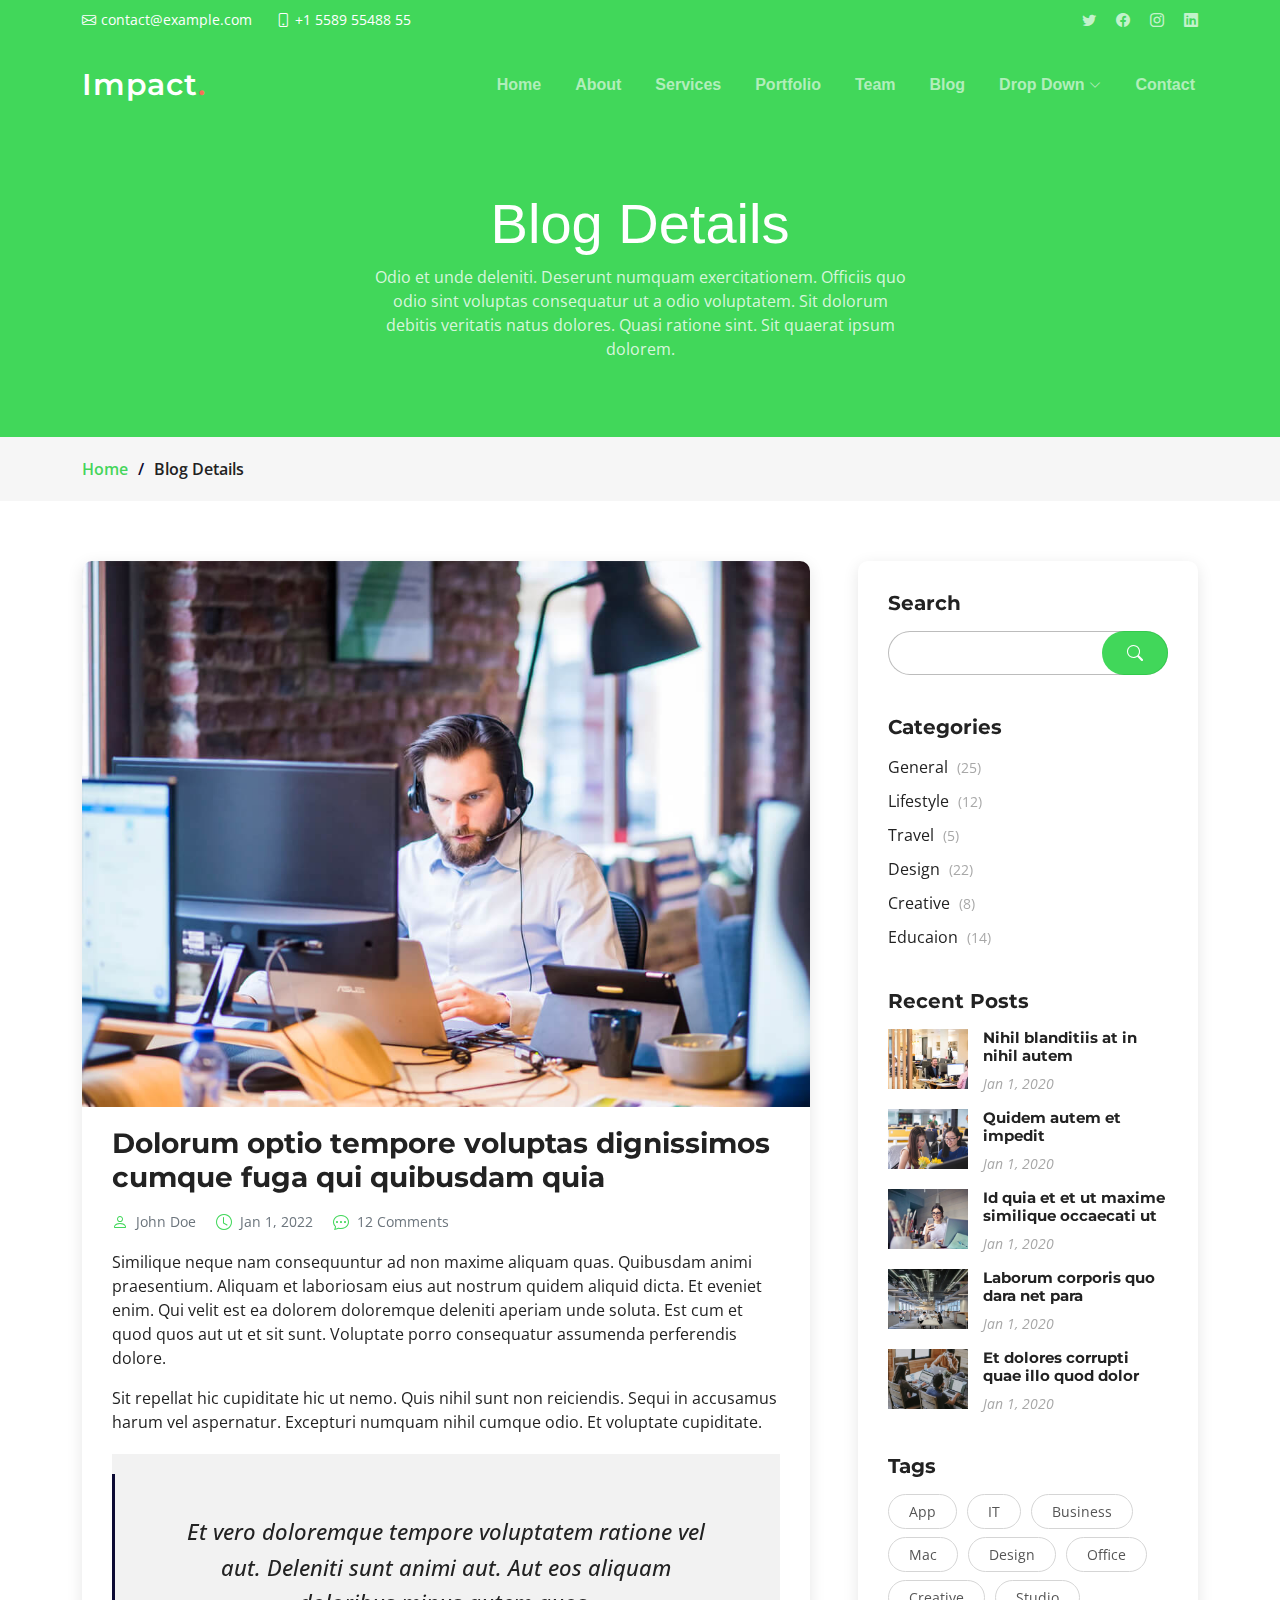
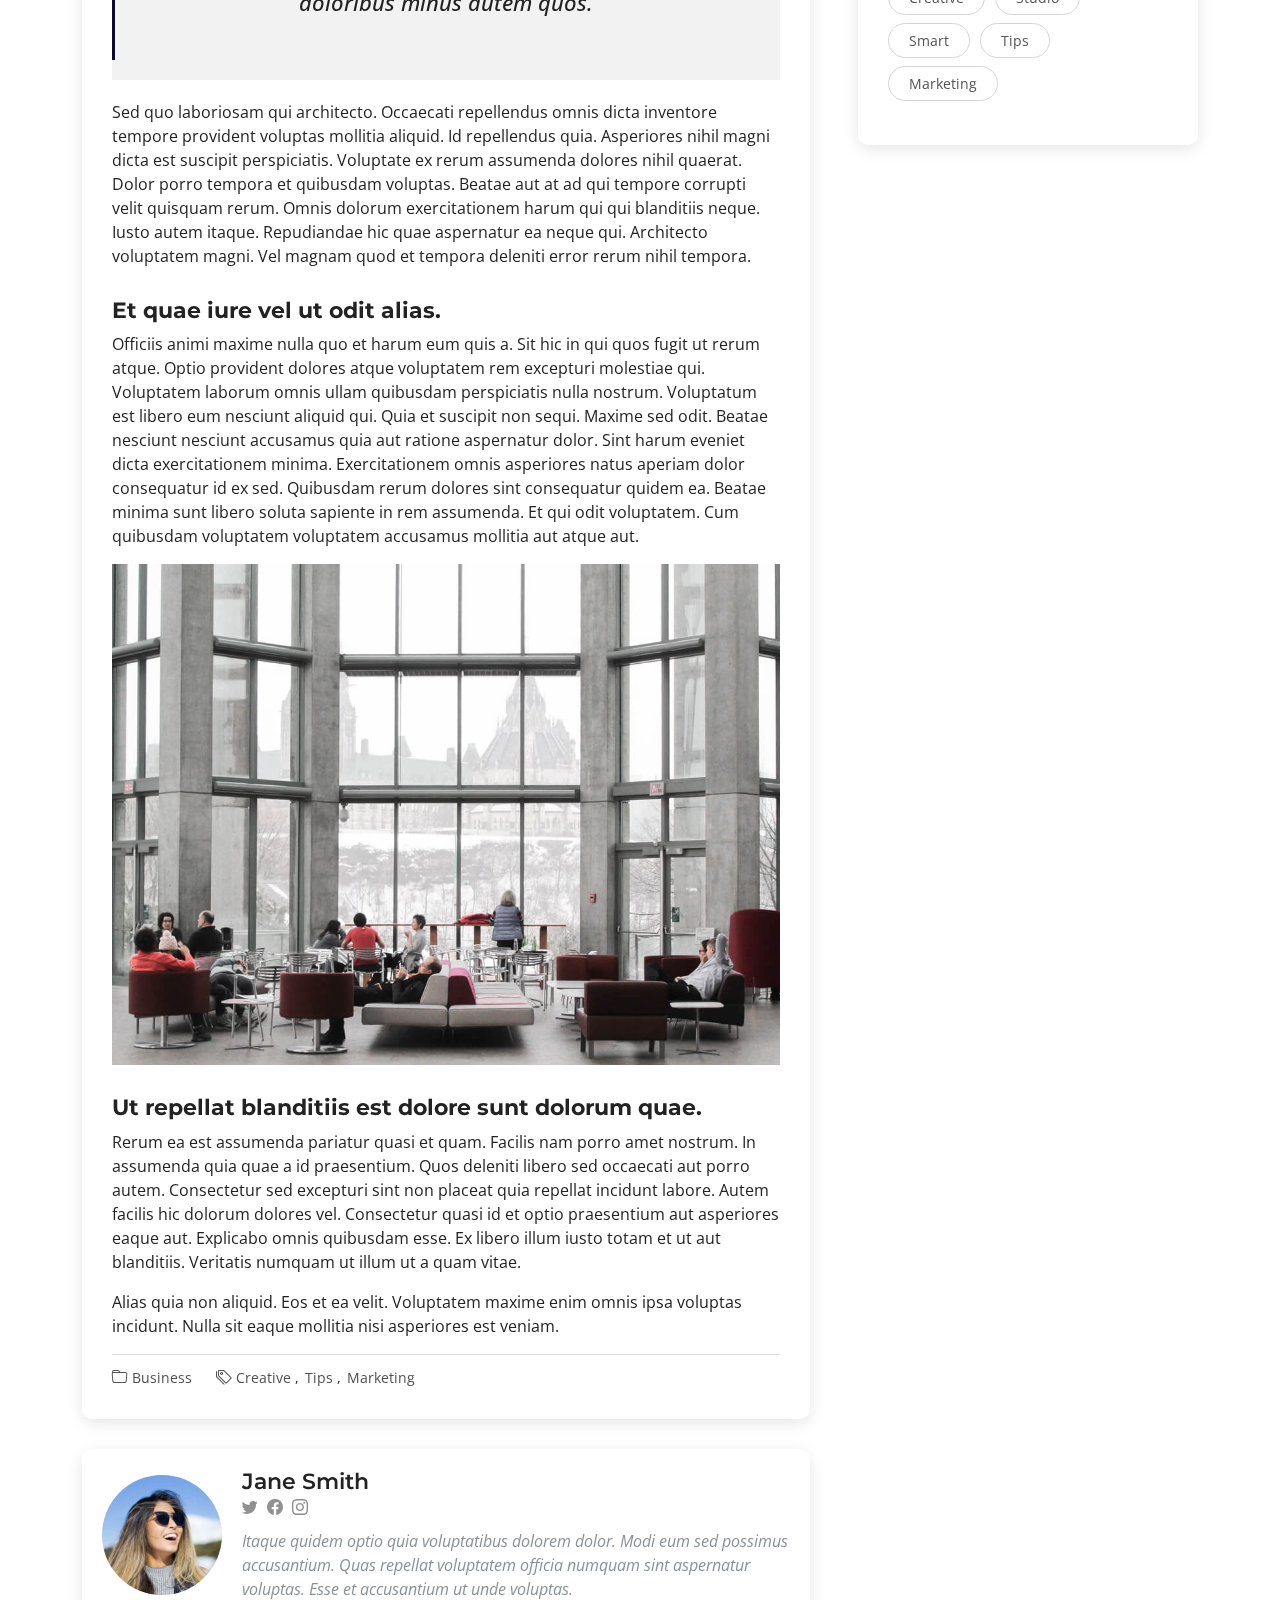
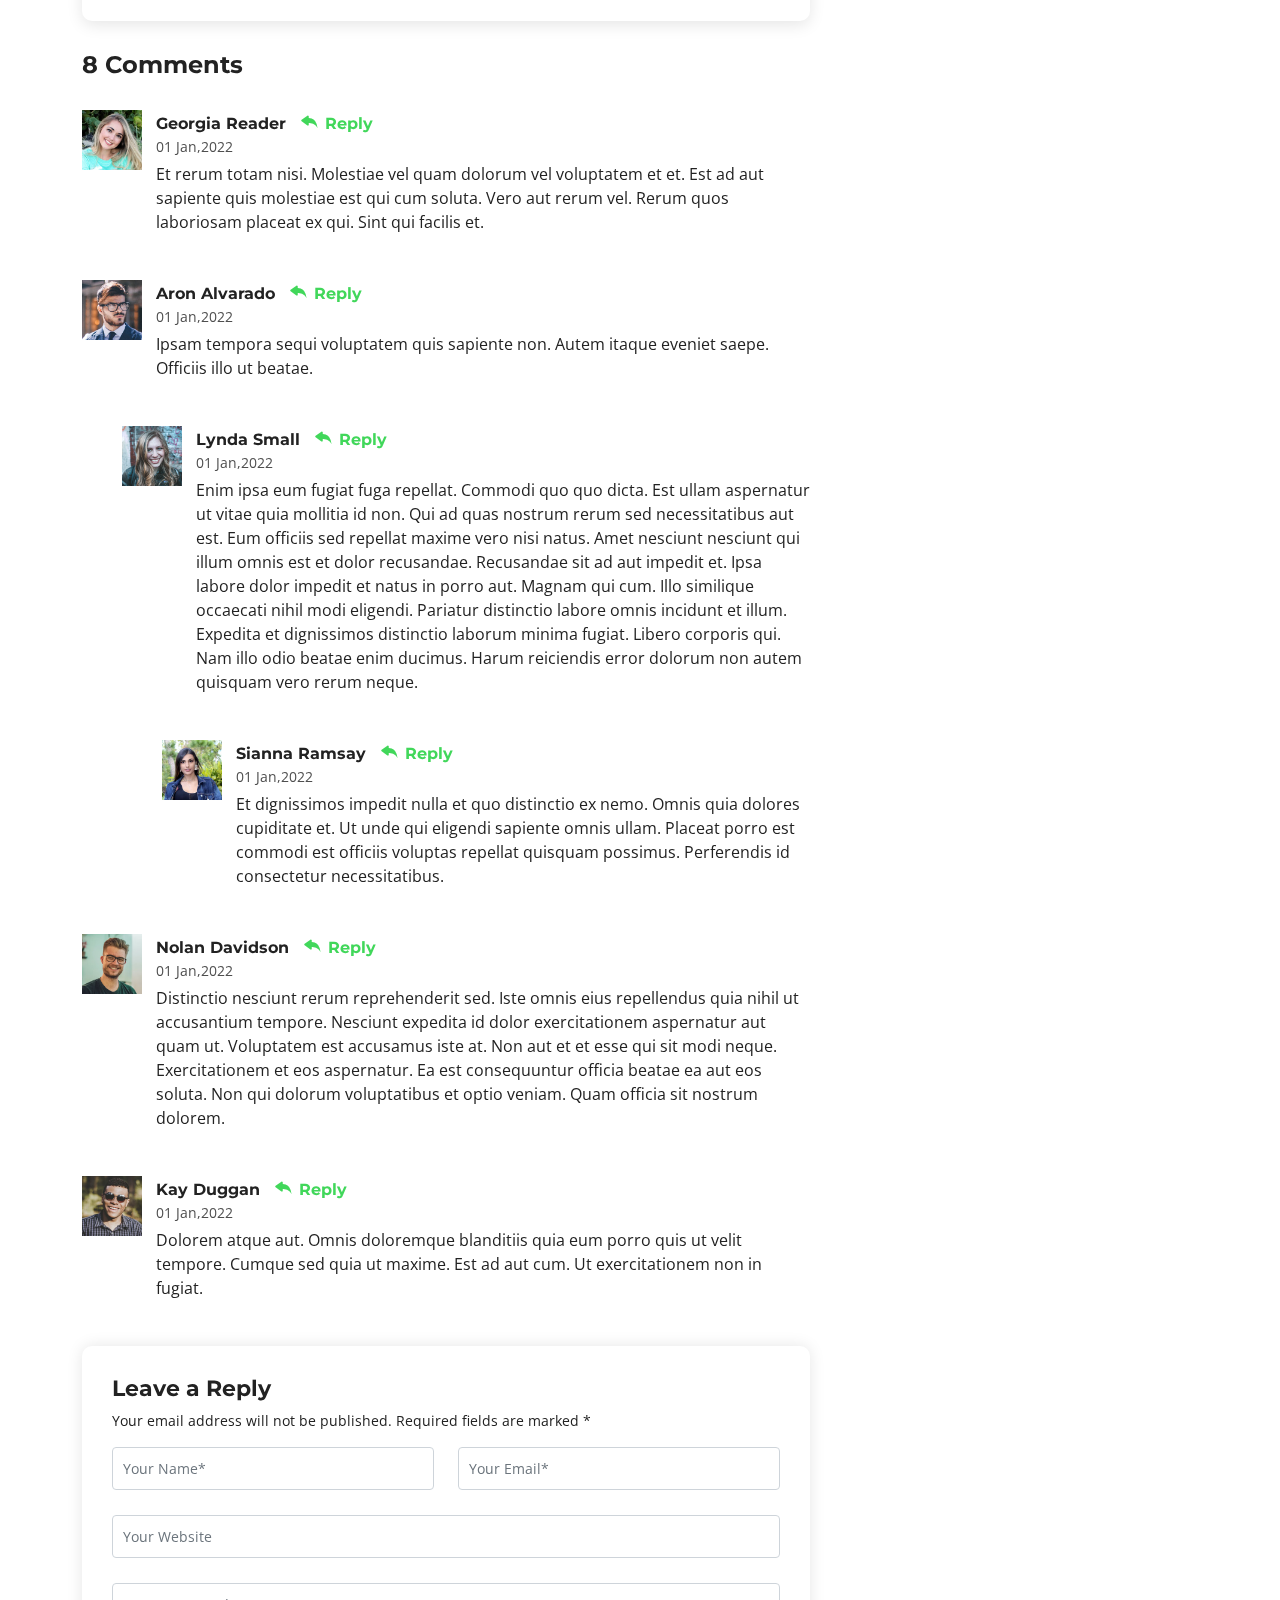
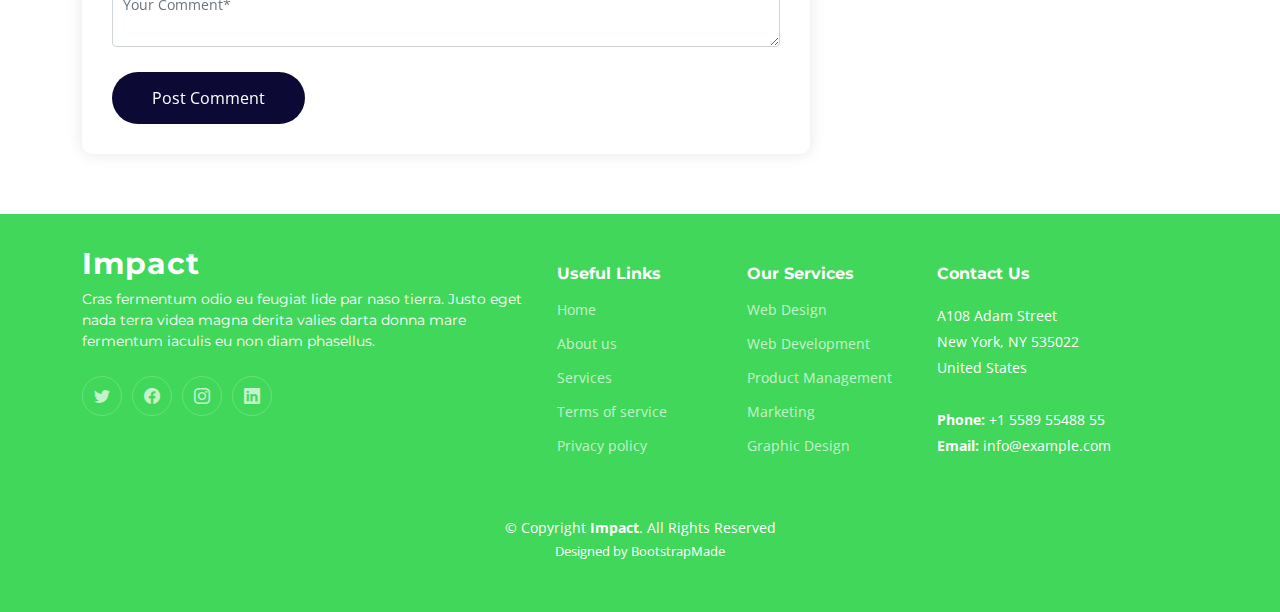
<file: blog-details.html>
<!DOCTYPE html>
<html lang="en">

<head>
  <meta charset="utf-8">
  <meta content="width=device-width, initial-scale=1.0" name="viewport">

  <title>Impact Bootstrap Template - Blog Details</title>
  <meta content="" name="description">
  <meta content="" name="keywords">

  <!-- Favicons -->
  <link href="assets/img/favicon.png" rel="icon">
  <link href="assets/img/apple-touch-icon.png" rel="apple-touch-icon">

  <!-- Google Fonts -->
  <link rel="preconnect" href="https://fonts.googleapis.com">
  <link rel="preconnect" href="https://fonts.gstatic.com" crossorigin>
  <link href="https://fonts.googleapis.com/css2?family=Open+Sans:ital,wght@0,300;0,400;0,500;0,600;0,700;1,300;1,400;1,600;1,700&family=Montserrat:ital,wght@0,300;0,400;0,500;0,600;0,700;1,300;1,400;1,500;1,600;1,700&family=Raleway:ital,wght@0,300;0,400;0,500;0,600;0,700;1,300;1,400;1,500;1,600;1,700&display=swap" rel="stylesheet">

  <!-- Vendor CSS Files -->
  <link href="assets/vendor/bootstrap/css/bootstrap.min.css" rel="stylesheet">
  <link href="assets/vendor/bootstrap-icons/bootstrap-icons.css" rel="stylesheet">
  <link href="assets/vendor/aos/aos.css" rel="stylesheet">
  <link href="assets/vendor/glightbox/css/glightbox.min.css" rel="stylesheet">
  <link href="assets/vendor/swiper/swiper-bundle.min.css" rel="stylesheet">

  <!-- Template Main CSS File -->
  <link href="assets/css/main.css" rel="stylesheet">

  <!-- =======================================================
  * Template Name: Impact - v1.1.1
  * Template URL: https://bootstrapmade.com/impact-bootstrap-business-website-template/
  * Author: BootstrapMade.com
  * License: https://bootstrapmade.com/license/
  ======================================================== -->
</head>

<body>

  <!-- ======= Header ======= -->
  <section id="topbar" class="topbar d-flex align-items-center">
    <div class="container d-flex justify-content-center justify-content-md-between">
      <div class="contact-info d-flex align-items-center">
        <i class="bi bi-envelope d-flex align-items-center"><a href="mailto:contact@example.com">contact@example.com</a></i>
        <i class="bi bi-phone d-flex align-items-center ms-4"><span>+1 5589 55488 55</span></i>
      </div>
      <div class="social-links d-none d-md-flex align-items-center">
        <a href="#" class="twitter"><i class="bi bi-twitter"></i></a>
        <a href="#" class="facebook"><i class="bi bi-facebook"></i></a>
        <a href="#" class="instagram"><i class="bi bi-instagram"></i></a>
        <a href="#" class="linkedin"><i class="bi bi-linkedin"></i></i></a>
      </div>
    </div>
  </section><!-- End Top Bar -->

  <header id="header" class="header d-flex align-items-center">

    <div class="container-fluid container-xl d-flex align-items-center justify-content-between">
      <a href="index.html" class="logo d-flex align-items-center">
        <!-- Uncomment the line below if you also wish to use an image logo -->
        <!-- <img src="assets/img/logo.png" alt=""> -->
        <h1>Impact<span>.</span></h1>
      </a>
      <nav id="navbar" class="navbar">
        <ul>
          <li><a href="#hero">Home</a></li>
          <li><a href="#about">About</a></li>
          <li><a href="#services">Services</a></li>
          <li><a href="#portfolio">Portfolio</a></li>
          <li><a href="#team">Team</a></li>
          <li><a href="blog.html">Blog</a></li>
          <li class="dropdown"><a href="#"><span>Drop Down</span> <i class="bi bi-chevron-down dropdown-indicator"></i></a>
            <ul>
              <li><a href="#">Drop Down 1</a></li>
              <li class="dropdown"><a href="#"><span>Deep Drop Down</span> <i class="bi bi-chevron-down dropdown-indicator"></i></a>
                <ul>
                  <li><a href="#">Deep Drop Down 1</a></li>
                  <li><a href="#">Deep Drop Down 2</a></li>
                  <li><a href="#">Deep Drop Down 3</a></li>
                  <li><a href="#">Deep Drop Down 4</a></li>
                  <li><a href="#">Deep Drop Down 5</a></li>
                </ul>
              </li>
              <li><a href="#">Drop Down 2</a></li>
              <li><a href="#">Drop Down 3</a></li>
              <li><a href="#">Drop Down 4</a></li>
            </ul>
          </li>
          <li><a href="#contact">Contact</a></li>
        </ul>
      </nav><!-- .navbar -->

      <i class="mobile-nav-toggle mobile-nav-show bi bi-list"></i>
      <i class="mobile-nav-toggle mobile-nav-hide d-none bi bi-x"></i>

    </div>
  </header><!-- End Header -->
  <!-- End Header -->

  <main id="main">

    <!-- ======= Breadcrumbs ======= -->
    <div class="breadcrumbs">
      <div class="page-header d-flex align-items-center" style="background-image: url('');">
        <div class="container position-relative">
          <div class="row d-flex justify-content-center">
            <div class="col-lg-6 text-center">
              <h2>Blog Details</h2>
              <p>Odio et unde deleniti. Deserunt numquam exercitationem. Officiis quo odio sint voluptas consequatur ut a odio voluptatem. Sit dolorum debitis veritatis natus dolores. Quasi ratione sint. Sit quaerat ipsum dolorem.</p>
            </div>
          </div>
        </div>
      </div>
      <nav>
        <div class="container">
          <ol>
            <li><a href="index.html">Home</a></li>
            <li>Blog Details</li>
          </ol>
        </div>
      </nav>
    </div><!-- End Breadcrumbs -->

    <!-- ======= Blog Details Section ======= -->
    <section id="blog" class="blog">
      <div class="container" data-aos="fade-up">

        <div class="row g-5">

          <div class="col-lg-8">

            <article class="blog-details">

              <div class="post-img">
                <img src="assets/img/blog/blog-1.jpg" alt="" class="img-fluid">
              </div>

              <h2 class="title">Dolorum optio tempore voluptas dignissimos cumque fuga qui quibusdam quia</h2>

              <div class="meta-top">
                <ul>
                  <li class="d-flex align-items-center"><i class="bi bi-person"></i> <a href="blog-details.html">John Doe</a></li>
                  <li class="d-flex align-items-center"><i class="bi bi-clock"></i> <a href="blog-details.html"><time datetime="2020-01-01">Jan 1, 2022</time></a></li>
                  <li class="d-flex align-items-center"><i class="bi bi-chat-dots"></i> <a href="blog-details.html">12 Comments</a></li>
                </ul>
              </div><!-- End meta top -->

              <div class="content">
                <p>
                  Similique neque nam consequuntur ad non maxime aliquam quas. Quibusdam animi praesentium. Aliquam et laboriosam eius aut nostrum quidem aliquid dicta.
                  Et eveniet enim. Qui velit est ea dolorem doloremque deleniti aperiam unde soluta. Est cum et quod quos aut ut et sit sunt. Voluptate porro consequatur assumenda perferendis dolore.
                </p>

                <p>
                  Sit repellat hic cupiditate hic ut nemo. Quis nihil sunt non reiciendis. Sequi in accusamus harum vel aspernatur. Excepturi numquam nihil cumque odio. Et voluptate cupiditate.
                </p>

                <blockquote>
                  <p>
                    Et vero doloremque tempore voluptatem ratione vel aut. Deleniti sunt animi aut. Aut eos aliquam doloribus minus autem quos.
                  </p>
                </blockquote>

                <p>
                  Sed quo laboriosam qui architecto. Occaecati repellendus omnis dicta inventore tempore provident voluptas mollitia aliquid. Id repellendus quia. Asperiores nihil magni dicta est suscipit perspiciatis. Voluptate ex rerum assumenda dolores nihil quaerat.
                  Dolor porro tempora et quibusdam voluptas. Beatae aut at ad qui tempore corrupti velit quisquam rerum. Omnis dolorum exercitationem harum qui qui blanditiis neque.
                  Iusto autem itaque. Repudiandae hic quae aspernatur ea neque qui. Architecto voluptatem magni. Vel magnam quod et tempora deleniti error rerum nihil tempora.
                </p>

                <h3>Et quae iure vel ut odit alias.</h3>
                <p>
                  Officiis animi maxime nulla quo et harum eum quis a. Sit hic in qui quos fugit ut rerum atque. Optio provident dolores atque voluptatem rem excepturi molestiae qui. Voluptatem laborum omnis ullam quibusdam perspiciatis nulla nostrum. Voluptatum est libero eum nesciunt aliquid qui.
                  Quia et suscipit non sequi. Maxime sed odit. Beatae nesciunt nesciunt accusamus quia aut ratione aspernatur dolor. Sint harum eveniet dicta exercitationem minima. Exercitationem omnis asperiores natus aperiam dolor consequatur id ex sed. Quibusdam rerum dolores sint consequatur quidem ea.
                  Beatae minima sunt libero soluta sapiente in rem assumenda. Et qui odit voluptatem. Cum quibusdam voluptatem voluptatem accusamus mollitia aut atque aut.
                </p>
                <img src="assets/img/blog/blog-inside-post.jpg" class="img-fluid" alt="">

                <h3>Ut repellat blanditiis est dolore sunt dolorum quae.</h3>
                <p>
                  Rerum ea est assumenda pariatur quasi et quam. Facilis nam porro amet nostrum. In assumenda quia quae a id praesentium. Quos deleniti libero sed occaecati aut porro autem. Consectetur sed excepturi sint non placeat quia repellat incidunt labore. Autem facilis hic dolorum dolores vel.
                  Consectetur quasi id et optio praesentium aut asperiores eaque aut. Explicabo omnis quibusdam esse. Ex libero illum iusto totam et ut aut blanditiis. Veritatis numquam ut illum ut a quam vitae.
                </p>
                <p>
                  Alias quia non aliquid. Eos et ea velit. Voluptatem maxime enim omnis ipsa voluptas incidunt. Nulla sit eaque mollitia nisi asperiores est veniam.
                </p>

              </div><!-- End post content -->

              <div class="meta-bottom">
                <i class="bi bi-folder"></i>
                <ul class="cats">
                  <li><a href="#">Business</a></li>
                </ul>

                <i class="bi bi-tags"></i>
                <ul class="tags">
                  <li><a href="#">Creative</a></li>
                  <li><a href="#">Tips</a></li>
                  <li><a href="#">Marketing</a></li>
                </ul>
              </div><!-- End meta bottom -->

            </article><!-- End blog post -->

            <div class="post-author d-flex align-items-center">
              <img src="assets/img/blog/blog-author.jpg" class="rounded-circle flex-shrink-0" alt="">
              <div>
                <h4>Jane Smith</h4>
                <div class="social-links">
                  <a href="https://twitters.com/#"><i class="bi bi-twitter"></i></a>
                  <a href="https://facebook.com/#"><i class="bi bi-facebook"></i></a>
                  <a href="https://instagram.com/#"><i class="biu bi-instagram"></i></a>
                </div>
                <p>
                  Itaque quidem optio quia voluptatibus dolorem dolor. Modi eum sed possimus accusantium. Quas repellat voluptatem officia numquam sint aspernatur voluptas. Esse et accusantium ut unde voluptas.
                </p>
              </div>
            </div><!-- End post author -->

            <div class="comments">

              <h4 class="comments-count">8 Comments</h4>

              <div id="comment-1" class="comment">
                <div class="d-flex">
                  <div class="comment-img"><img src="assets/img/blog/comments-1.jpg" alt=""></div>
                  <div>
                    <h5><a href="">Georgia Reader</a> <a href="#" class="reply"><i class="bi bi-reply-fill"></i> Reply</a></h5>
                    <time datetime="2020-01-01">01 Jan,2022</time>
                    <p>
                      Et rerum totam nisi. Molestiae vel quam dolorum vel voluptatem et et. Est ad aut sapiente quis molestiae est qui cum soluta.
                      Vero aut rerum vel. Rerum quos laboriosam placeat ex qui. Sint qui facilis et.
                    </p>
                  </div>
                </div>
              </div><!-- End comment #1 -->

              <div id="comment-2" class="comment">
                <div class="d-flex">
                  <div class="comment-img"><img src="assets/img/blog/comments-2.jpg" alt=""></div>
                  <div>
                    <h5><a href="">Aron Alvarado</a> <a href="#" class="reply"><i class="bi bi-reply-fill"></i> Reply</a></h5>
                    <time datetime="2020-01-01">01 Jan,2022</time>
                    <p>
                      Ipsam tempora sequi voluptatem quis sapiente non. Autem itaque eveniet saepe. Officiis illo ut beatae.
                    </p>
                  </div>
                </div>

                <div id="comment-reply-1" class="comment comment-reply">
                  <div class="d-flex">
                    <div class="comment-img"><img src="assets/img/blog/comments-3.jpg" alt=""></div>
                    <div>
                      <h5><a href="">Lynda Small</a> <a href="#" class="reply"><i class="bi bi-reply-fill"></i> Reply</a></h5>
                      <time datetime="2020-01-01">01 Jan,2022</time>
                      <p>
                        Enim ipsa eum fugiat fuga repellat. Commodi quo quo dicta. Est ullam aspernatur ut vitae quia mollitia id non. Qui ad quas nostrum rerum sed necessitatibus aut est. Eum officiis sed repellat maxime vero nisi natus. Amet nesciunt nesciunt qui illum omnis est et dolor recusandae.

                        Recusandae sit ad aut impedit et. Ipsa labore dolor impedit et natus in porro aut. Magnam qui cum. Illo similique occaecati nihil modi eligendi. Pariatur distinctio labore omnis incidunt et illum. Expedita et dignissimos distinctio laborum minima fugiat.

                        Libero corporis qui. Nam illo odio beatae enim ducimus. Harum reiciendis error dolorum non autem quisquam vero rerum neque.
                      </p>
                    </div>
                  </div>

                  <div id="comment-reply-2" class="comment comment-reply">
                    <div class="d-flex">
                      <div class="comment-img"><img src="assets/img/blog/comments-4.jpg" alt=""></div>
                      <div>
                        <h5><a href="">Sianna Ramsay</a> <a href="#" class="reply"><i class="bi bi-reply-fill"></i> Reply</a></h5>
                        <time datetime="2020-01-01">01 Jan,2022</time>
                        <p>
                          Et dignissimos impedit nulla et quo distinctio ex nemo. Omnis quia dolores cupiditate et. Ut unde qui eligendi sapiente omnis ullam. Placeat porro est commodi est officiis voluptas repellat quisquam possimus. Perferendis id consectetur necessitatibus.
                        </p>
                      </div>
                    </div>

                  </div><!-- End comment reply #2-->

                </div><!-- End comment reply #1-->

              </div><!-- End comment #2-->

              <div id="comment-3" class="comment">
                <div class="d-flex">
                  <div class="comment-img"><img src="assets/img/blog/comments-5.jpg" alt=""></div>
                  <div>
                    <h5><a href="">Nolan Davidson</a> <a href="#" class="reply"><i class="bi bi-reply-fill"></i> Reply</a></h5>
                    <time datetime="2020-01-01">01 Jan,2022</time>
                    <p>
                      Distinctio nesciunt rerum reprehenderit sed. Iste omnis eius repellendus quia nihil ut accusantium tempore. Nesciunt expedita id dolor exercitationem aspernatur aut quam ut. Voluptatem est accusamus iste at.
                      Non aut et et esse qui sit modi neque. Exercitationem et eos aspernatur. Ea est consequuntur officia beatae ea aut eos soluta. Non qui dolorum voluptatibus et optio veniam. Quam officia sit nostrum dolorem.
                    </p>
                  </div>
                </div>

              </div><!-- End comment #3 -->

              <div id="comment-4" class="comment">
                <div class="d-flex">
                  <div class="comment-img"><img src="assets/img/blog/comments-6.jpg" alt=""></div>
                  <div>
                    <h5><a href="">Kay Duggan</a> <a href="#" class="reply"><i class="bi bi-reply-fill"></i> Reply</a></h5>
                    <time datetime="2020-01-01">01 Jan,2022</time>
                    <p>
                      Dolorem atque aut. Omnis doloremque blanditiis quia eum porro quis ut velit tempore. Cumque sed quia ut maxime. Est ad aut cum. Ut exercitationem non in fugiat.
                    </p>
                  </div>
                </div>

              </div><!-- End comment #4 -->

              <div class="reply-form">

                <h4>Leave a Reply</h4>
                <p>Your email address will not be published. Required fields are marked * </p>
                <form action="">
                  <div class="row">
                    <div class="col-md-6 form-group">
                      <input name="name" type="text" class="form-control" placeholder="Your Name*">
                    </div>
                    <div class="col-md-6 form-group">
                      <input name="email" type="text" class="form-control" placeholder="Your Email*">
                    </div>
                  </div>
                  <div class="row">
                    <div class="col form-group">
                      <input name="website" type="text" class="form-control" placeholder="Your Website">
                    </div>
                  </div>
                  <div class="row">
                    <div class="col form-group">
                      <textarea name="comment" class="form-control" placeholder="Your Comment*"></textarea>
                    </div>
                  </div>
                  <button type="submit" class="btn btn-primary">Post Comment</button>

                </form>

              </div>

            </div><!-- End blog comments -->

          </div>

          <div class="col-lg-4">

            <div class="sidebar">

              <div class="sidebar-item search-form">
                <h3 class="sidebar-title">Search</h3>
                <form action="" class="mt-3">
                  <input type="text">
                  <button type="submit"><i class="bi bi-search"></i></button>
                </form>
              </div><!-- End sidebar search formn-->

              <div class="sidebar-item categories">
                <h3 class="sidebar-title">Categories</h3>
                <ul class="mt-3">
                  <li><a href="#">General <span>(25)</span></a></li>
                  <li><a href="#">Lifestyle <span>(12)</span></a></li>
                  <li><a href="#">Travel <span>(5)</span></a></li>
                  <li><a href="#">Design <span>(22)</span></a></li>
                  <li><a href="#">Creative <span>(8)</span></a></li>
                  <li><a href="#">Educaion <span>(14)</span></a></li>
                </ul>
              </div><!-- End sidebar categories-->

              <div class="sidebar-item recent-posts">
                <h3 class="sidebar-title">Recent Posts</h3>

                <div class="mt-3">

                  <div class="post-item mt-3">
                    <img src="assets/img/blog/blog-recent-1.jpg" alt="">
                    <div>
                      <h4><a href="blog-details.html">Nihil blanditiis at in nihil autem</a></h4>
                      <time datetime="2020-01-01">Jan 1, 2020</time>
                    </div>
                  </div><!-- End recent post item-->

                  <div class="post-item">
                    <img src="assets/img/blog/blog-recent-2.jpg" alt="">
                    <div>
                      <h4><a href="blog-details.html">Quidem autem et impedit</a></h4>
                      <time datetime="2020-01-01">Jan 1, 2020</time>
                    </div>
                  </div><!-- End recent post item-->

                  <div class="post-item">
                    <img src="assets/img/blog/blog-recent-3.jpg" alt="">
                    <div>
                      <h4><a href="blog-details.html">Id quia et et ut maxime similique occaecati ut</a></h4>
                      <time datetime="2020-01-01">Jan 1, 2020</time>
                    </div>
                  </div><!-- End recent post item-->

                  <div class="post-item">
                    <img src="assets/img/blog/blog-recent-4.jpg" alt="">
                    <div>
                      <h4><a href="blog-details.html">Laborum corporis quo dara net para</a></h4>
                      <time datetime="2020-01-01">Jan 1, 2020</time>
                    </div>
                  </div><!-- End recent post item-->

                  <div class="post-item">
                    <img src="assets/img/blog/blog-recent-5.jpg" alt="">
                    <div>
                      <h4><a href="blog-details.html">Et dolores corrupti quae illo quod dolor</a></h4>
                      <time datetime="2020-01-01">Jan 1, 2020</time>
                    </div>
                  </div><!-- End recent post item-->

                </div>

              </div><!-- End sidebar recent posts-->

              <div class="sidebar-item tags">
                <h3 class="sidebar-title">Tags</h3>
                <ul class="mt-3">
                  <li><a href="#">App</a></li>
                  <li><a href="#">IT</a></li>
                  <li><a href="#">Business</a></li>
                  <li><a href="#">Mac</a></li>
                  <li><a href="#">Design</a></li>
                  <li><a href="#">Office</a></li>
                  <li><a href="#">Creative</a></li>
                  <li><a href="#">Studio</a></li>
                  <li><a href="#">Smart</a></li>
                  <li><a href="#">Tips</a></li>
                  <li><a href="#">Marketing</a></li>
                </ul>
              </div><!-- End sidebar tags-->

            </div><!-- End Blog Sidebar -->

          </div>
        </div>

      </div>
    </section><!-- End Blog Details Section -->

  </main><!-- End #main -->

  <!-- ======= Footer ======= -->
  <footer id="footer" class="footer">

    <div class="container">
      <div class="row gy-4">
        <div class="col-lg-5 col-md-12 footer-info">
          <a href="index.html" class="logo d-flex align-items-center">
            <span>Impact</span>
          </a>
          <p>Cras fermentum odio eu feugiat lide par naso tierra. Justo eget nada terra videa magna derita valies darta donna mare fermentum iaculis eu non diam phasellus.</p>
          <div class="social-links d-flex mt-4">
            <a href="#" class="twitter"><i class="bi bi-twitter"></i></a>
            <a href="#" class="facebook"><i class="bi bi-facebook"></i></a>
            <a href="#" class="instagram"><i class="bi bi-instagram"></i></a>
            <a href="#" class="linkedin"><i class="bi bi-linkedin"></i></a>
          </div>
        </div>

        <div class="col-lg-2 col-6 footer-links">
          <h4>Useful Links</h4>
          <ul>
            <li><a href="#">Home</a></li>
            <li><a href="#">About us</a></li>
            <li><a href="#">Services</a></li>
            <li><a href="#">Terms of service</a></li>
            <li><a href="#">Privacy policy</a></li>
          </ul>
        </div>

        <div class="col-lg-2 col-6 footer-links">
          <h4>Our Services</h4>
          <ul>
            <li><a href="#">Web Design</a></li>
            <li><a href="#">Web Development</a></li>
            <li><a href="#">Product Management</a></li>
            <li><a href="#">Marketing</a></li>
            <li><a href="#">Graphic Design</a></li>
          </ul>
        </div>

        <div class="col-lg-3 col-md-12 footer-contact text-center text-md-start">
          <h4>Contact Us</h4>
          <p>
            A108 Adam Street <br>
            New York, NY 535022<br>
            United States <br><br>
            <strong>Phone:</strong> +1 5589 55488 55<br>
            <strong>Email:</strong> info@example.com<br>
          </p>

        </div>

      </div>
    </div>

    <div class="container mt-4">
      <div class="copyright">
        &copy; Copyright <strong><span>Impact</span></strong>. All Rights Reserved
      </div>
      <div class="credits">
        <!-- All the links in the footer should remain intact. -->
        <!-- You can delete the links only if you purchased the pro version. -->
        <!-- Licensing information: https://bootstrapmade.com/license/ -->
        <!-- Purchase the pro version with working PHP/AJAX contact form: https://bootstrapmade.com/impact-bootstrap-business-website-template/ -->
        Designed by <a href="https://bootstrapmade.com/">BootstrapMade</a>
      </div>
    </div>

  </footer><!-- End Footer -->
  <!-- End Footer -->

  <a href="#" class="scroll-top d-flex align-items-center justify-content-center"><i class="bi bi-arrow-up-short"></i></a>

  <div id="preloader"></div>

  <!-- Vendor JS Files -->
  <script src="assets/vendor/bootstrap/js/bootstrap.bundle.min.js"></script>
  <script src="assets/vendor/aos/aos.js"></script>
  <script src="assets/vendor/glightbox/js/glightbox.min.js"></script>
  <script src="assets/vendor/purecounter/purecounter_vanilla.js"></script>
  <script src="assets/vendor/swiper/swiper-bundle.min.js"></script>
  <script src="assets/vendor/isotope-layout/isotope.pkgd.min.js"></script>
  <script src="assets/vendor/php-email-form/validate.js"></script>

  <!-- Template Main JS File -->
  <script src="assets/js/main.js"></script>

</body>

</html>
</file>
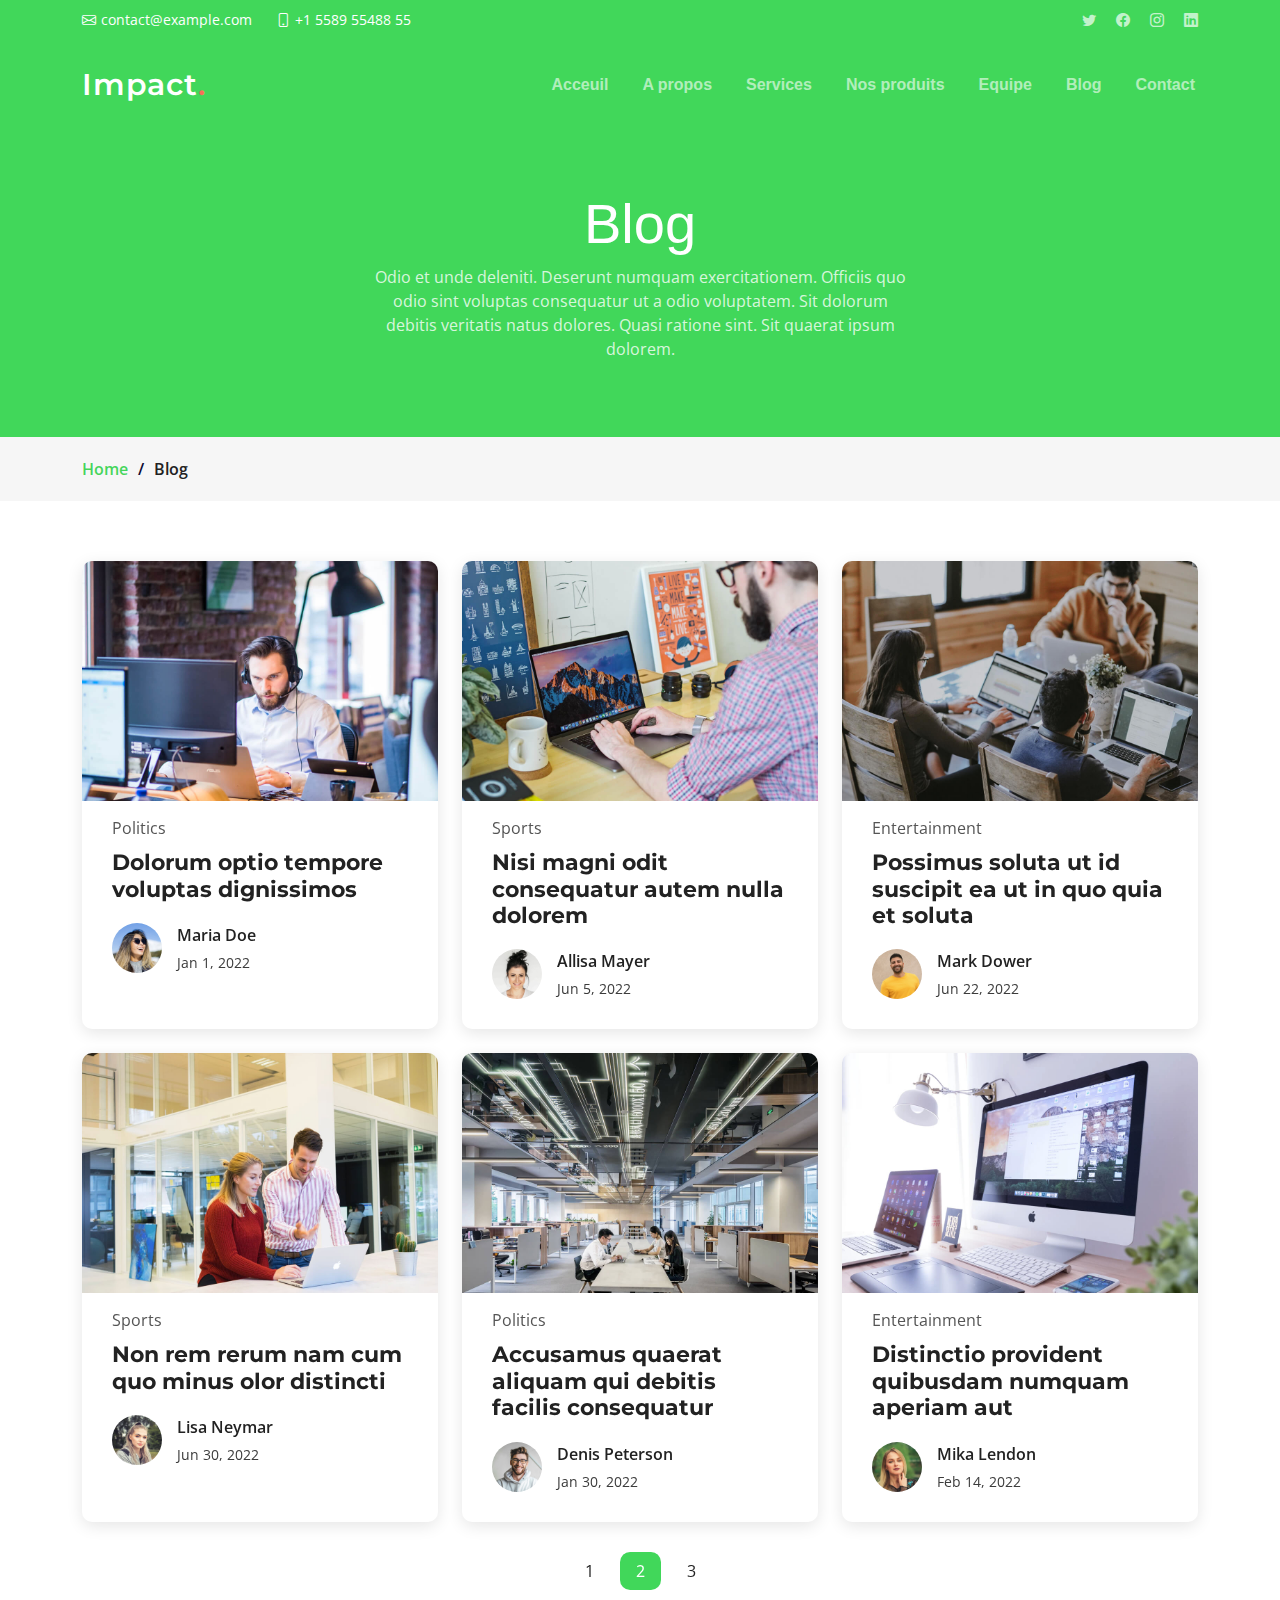
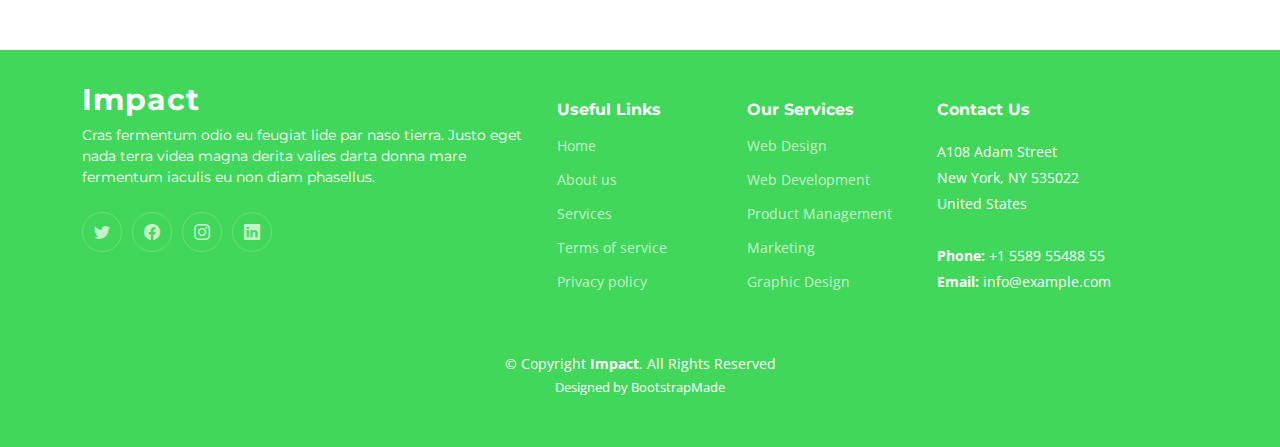
<file: blog.html>
<!DOCTYPE html>
<html lang="en">

<head>
  <meta charset="utf-8">
  <meta content="width=device-width, initial-scale=1.0" name="viewport">

  <title>Imayah Blog</title>
  <meta content="" name="description">
  <meta content="" name="keywords">

  <!-- Favicons -->
  <!-- <link href="assets/img/favicon.png" rel="icon"> -->
  <!-- <link href="assets/img/apple-touch-icon.png" rel="apple-touch-icon"> -->

  <!-- Google Fonts -->
  <link rel="preconnect" href="https://fonts.googleapis.com">
  <link rel="preconnect" href="https://fonts.gstatic.com" crossorigin>
  <link href="https://fonts.googleapis.com/css2?family=Open+Sans:ital,wght@0,300;0,400;0,500;0,600;0,700;1,300;1,400;1,600;1,700&family=Montserrat:ital,wght@0,300;0,400;0,500;0,600;0,700;1,300;1,400;1,500;1,600;1,700&family=Raleway:ital,wght@0,300;0,400;0,500;0,600;0,700;1,300;1,400;1,500;1,600;1,700&display=swap" rel="stylesheet">

  <!-- Vendor CSS Files -->
  <link href="assets/vendor/bootstrap/css/bootstrap.min.css" rel="stylesheet">
  <link href="assets/vendor/bootstrap-icons/bootstrap-icons.css" rel="stylesheet">
  <link href="assets/vendor/aos/aos.css" rel="stylesheet">
  <link href="assets/vendor/glightbox/css/glightbox.min.css" rel="stylesheet">
  <link href="assets/vendor/swiper/swiper-bundle.min.css" rel="stylesheet">

  <!-- Template Main CSS File -->
  <link href="assets/css/main.css" rel="stylesheet">

  <!-- =======================================================
  * Template Name: Impact - v1.1.1
  * Template URL: https://bootstrapmade.com/impact-bootstrap-business-website-template/
  * Author: BootstrapMade.com
  * License: https://bootstrapmade.com/license/
  ======================================================== -->
</head>

<body>

  <!-- ======= Header ======= -->
  <section id="topbar" class="topbar d-flex align-items-center">
    <div class="container d-flex justify-content-center justify-content-md-between">
      <div class="contact-info d-flex align-items-center">
        <i class="bi bi-envelope d-flex align-items-center"><a href="mailto:contact@example.com">contact@example.com</a></i>
        <i class="bi bi-phone d-flex align-items-center ms-4"><span>+1 5589 55488 55</span></i>
      </div>
      <div class="social-links d-none d-md-flex align-items-center">
        <a href="#" class="twitter"><i class="bi bi-twitter"></i></a>
        <a href="#" class="facebook"><i class="bi bi-facebook"></i></a>
        <a href="#" class="instagram"><i class="bi bi-instagram"></i></a>
        <a href="#" class="linkedin"><i class="bi bi-linkedin"></i></i></a>
      </div>
    </div>
  </section><!-- End Top Bar -->

  <header id="header" class="header d-flex align-items-center">

    <div class="container-fluid container-xl d-flex align-items-center justify-content-between">
      <a href="index.html" class="logo d-flex align-items-center">
        <!-- Uncomment the line below if you also wish to use an image logo -->
        <!-- <img src="assets/img/logo.png" alt=""> -->
        <h1>Impact<span>.</span></h1>
      </a>
      <nav id="navbar" class="navbar">
        <ul>
          <li><a href="index.html#hero">Acceuil</a></li>
          <li><a href="index.html#about">A propos</a></li>
          <li><a href="index.html#services">Services</a></li>
          <li><a href="index.html#portfolio">Nos produits</a></li>
          <li><a href="index.html#team">Equipe</a></li>
          <li><a href="blog.html">Blog</a></li>
        
          <li><a href="index.html#contact">Contact</a></li>
        </ul>
      </nav><!-- .navbar -->

      <i class="mobile-nav-toggle mobile-nav-show bi bi-list"></i>
      <i class="mobile-nav-toggle mobile-nav-hide d-none bi bi-x"></i>

    </div>
  </header><!-- End Header -->
  <!-- End Header -->

  <main id="main">

    <!-- ======= Breadcrumbs ======= -->
    <div class="breadcrumbs">
      <div class="page-header d-flex align-items-center" style="background-image: url('');">
        <div class="container position-relative">
          <div class="row d-flex justify-content-center">
            <div class="col-lg-6 text-center">
              <h2>Blog</h2>
              <p>Odio et unde deleniti. Deserunt numquam exercitationem. Officiis quo odio sint voluptas consequatur ut a odio voluptatem. Sit dolorum debitis veritatis natus dolores. Quasi ratione sint. Sit quaerat ipsum dolorem.</p>
            </div>
          </div>
        </div>
      </div>
      <nav>
        <div class="container">
          <ol>
            <li><a href="index.html">Home</a></li>
            <li>Blog</li>
          </ol>
        </div>
      </nav>
    </div><!-- End Breadcrumbs -->

    <!-- ======= Blog Section ======= -->
    <section id="blog" class="blog">
      <div class="container" data-aos="fade-up">

        <div class="row gy-4 posts-list">

          <div class="col-xl-4 col-md-6">
            <article>

              <div class="post-img">
                <img src="assets/img/blog/blog-1.jpg" alt="" class="img-fluid">
              </div>

              <p class="post-category">Politics</p>

              <h2 class="title">
                <a href="blog-details.html">Dolorum optio tempore voluptas dignissimos</a>
              </h2>

              <div class="d-flex align-items-center">
                <img src="assets/img/blog/blog-author.jpg" alt="" class="img-fluid post-author-img flex-shrink-0">
                <div class="post-meta">
                  <p class="post-author-list">Maria Doe</p>
                  <p class="post-date">
                    <time datetime="2022-01-01">Jan 1, 2022</time>
                  </p>
                </div>
              </div>

            </article>
          </div><!-- End post list item -->

          <div class="col-xl-4 col-md-6">
            <article>

              <div class="post-img">
                <img src="assets/img/blog/blog-2.jpg" alt="" class="img-fluid">
              </div>

              <p class="post-category">Sports</p>

              <h2 class="title">
                <a href="blog-details.html">Nisi magni odit consequatur autem nulla dolorem</a>
              </h2>

              <div class="d-flex align-items-center">
                <img src="assets/img/blog/blog-author-2.jpg" alt="" class="img-fluid post-author-img flex-shrink-0">
                <div class="post-meta">
                  <p class="post-author-list">Allisa Mayer</p>
                  <p class="post-date">
                    <time datetime="2022-01-01">Jun 5, 2022</time>
                  </p>
                </div>
              </div>

            </article>
          </div><!-- End post list item -->

          <div class="col-xl-4 col-md-6">
            <article>

              <div class="post-img">
                <img src="assets/img/blog/blog-3.jpg" alt="" class="img-fluid">
              </div>

              <p class="post-category">Entertainment</p>

              <h2 class="title">
                <a href="blog-details.html">Possimus soluta ut id suscipit ea ut in quo quia et soluta</a>
              </h2>

              <div class="d-flex align-items-center">
                <img src="assets/img/blog/blog-author-3.jpg" alt="" class="img-fluid post-author-img flex-shrink-0">
                <div class="post-meta">
                  <p class="post-author-list">Mark Dower</p>
                  <p class="post-date">
                    <time datetime="2022-01-01">Jun 22, 2022</time>
                  </p>
                </div>
              </div>

            </article>
          </div><!-- End post list item -->

          <div class="col-xl-4 col-md-6">
            <article>

              <div class="post-img">
                <img src="assets/img/blog/blog-4.jpg" alt="" class="img-fluid">
              </div>

              <p class="post-category">Sports</p>

              <h2 class="title">
                <a href="blog-details.html">Non rem rerum nam cum quo minus olor distincti</a>
              </h2>

              <div class="d-flex align-items-center">
                <img src="assets/img/blog/blog-author-4.jpg" alt="" class="img-fluid post-author-img flex-shrink-0">
                <div class="post-meta">
                  <p class="post-author-list">Lisa Neymar</p>
                  <p class="post-date">
                    <time datetime="2022-01-01">Jun 30, 2022</time>
                  </p>
                </div>
              </div>

            </article>
          </div><!-- End post list item -->

          <div class="col-xl-4 col-md-6">
            <article>

              <div class="post-img">
                <img src="assets/img/blog/blog-5.jpg" alt="" class="img-fluid">
              </div>

              <p class="post-category">Politics</p>

              <h2 class="title">
                <a href="blog-details.html">Accusamus quaerat aliquam qui debitis facilis consequatur</a>
              </h2>

              <div class="d-flex align-items-center">
                <img src="assets/img/blog/blog-author-5.jpg" alt="" class="img-fluid post-author-img flex-shrink-0">
                <div class="post-meta">
                  <p class="post-author-list">Denis Peterson</p>
                  <p class="post-date">
                    <time datetime="2022-01-01">Jan 30, 2022</time>
                  </p>
                </div>
              </div>

            </article>
          </div><!-- End post list item -->

          <div class="col-xl-4 col-md-6">
            <article>

              <div class="post-img">
                <img src="assets/img/blog/blog-6.jpg" alt="" class="img-fluid">
              </div>

              <p class="post-category">Entertainment</p>

              <h2 class="title">
                <a href="blog-details.html">Distinctio provident quibusdam numquam aperiam aut</a>
              </h2>

              <div class="d-flex align-items-center">
                <img src="assets/img/blog/blog-author-6.jpg" alt="" class="img-fluid post-author-img flex-shrink-0">
                <div class="post-meta">
                  <p class="post-author-list">Mika Lendon</p>
                  <p class="post-date">
                    <time datetime="2022-01-01">Feb 14, 2022</time>
                  </p>
                </div>
              </div>

            </article>
          </div><!-- End post list item -->

        </div><!-- End blog posts list -->

        <div class="blog-pagination">
          <ul class="justify-content-center">
            <li><a href="#">1</a></li>
            <li class="active"><a href="#">2</a></li>
            <li><a href="#">3</a></li>
          </ul>
        </div><!-- End blog pagination -->

      </div>
    </section><!-- End Blog Section -->

  </main><!-- End #main -->

  <!-- ======= Footer ======= -->
  <footer id="footer" class="footer">

    <div class="container">
      <div class="row gy-4">
        <div class="col-lg-5 col-md-12 footer-info">
          <a href="index.html" class="logo d-flex align-items-center">
            <span>Impact</span>
          </a>
          <p>Cras fermentum odio eu feugiat lide par naso tierra. Justo eget nada terra videa magna derita valies darta donna mare fermentum iaculis eu non diam phasellus.</p>
          <div class="social-links d-flex mt-4">
            <a href="#" class="twitter"><i class="bi bi-twitter"></i></a>
            <a href="#" class="facebook"><i class="bi bi-facebook"></i></a>
            <a href="#" class="instagram"><i class="bi bi-instagram"></i></a>
            <a href="#" class="linkedin"><i class="bi bi-linkedin"></i></a>
          </div>
        </div>

        <div class="col-lg-2 col-6 footer-links">
          <h4>Useful Links</h4>
          <ul>
            <li><a href="#">Home</a></li>
            <li><a href="#">About us</a></li>
            <li><a href="#">Services</a></li>
            <li><a href="#">Terms of service</a></li>
            <li><a href="#">Privacy policy</a></li>
          </ul>
        </div>

        <div class="col-lg-2 col-6 footer-links">
          <h4>Our Services</h4>
          <ul>
            <li><a href="#">Web Design</a></li>
            <li><a href="#">Web Development</a></li>
            <li><a href="#">Product Management</a></li>
            <li><a href="#">Marketing</a></li>
            <li><a href="#">Graphic Design</a></li>
          </ul>
        </div>

        <div class="col-lg-3 col-md-12 footer-contact text-center text-md-start">
          <h4>Contact Us</h4>
          <p>
            A108 Adam Street <br>
            New York, NY 535022<br>
            United States <br><br>
            <strong>Phone:</strong> +1 5589 55488 55<br>
            <strong>Email:</strong> info@example.com<br>
          </p>

        </div>

      </div>
    </div>

    <div class="container mt-4">
      <div class="copyright">
        &copy; Copyright <strong><span>Impact</span></strong>. All Rights Reserved
      </div>
      <div class="credits">
        <!-- All the links in the footer should remain intact. -->
        <!-- You can delete the links only if you purchased the pro version. -->
        <!-- Licensing information: https://bootstrapmade.com/license/ -->
        <!-- Purchase the pro version with working PHP/AJAX contact form: https://bootstrapmade.com/impact-bootstrap-business-website-template/ -->
        Designed by <a href="https://bootstrapmade.com/">BootstrapMade</a>
      </div>
    </div>

  </footer><!-- End Footer -->
  <!-- End Footer -->

  <a href="#" class="scroll-top d-flex align-items-center justify-content-center"><i class="bi bi-arrow-up-short"></i></a>

  <div id="preloader"></div>

  <!-- Vendor JS Files -->
  <script src="assets/vendor/bootstrap/js/bootstrap.bundle.min.js"></script>
  <script src="assets/vendor/aos/aos.js"></script>
  <script src="assets/vendor/glightbox/js/glightbox.min.js"></script>
  <script src="assets/vendor/purecounter/purecounter_vanilla.js"></script>
  <script src="assets/vendor/swiper/swiper-bundle.min.js"></script>
  <script src="assets/vendor/isotope-layout/isotope.pkgd.min.js"></script>
  <script src="assets/vendor/php-email-form/validate.js"></script>

  <!-- Template Main JS File -->
  <script src="assets/js/main.js"></script>

</body>

</html>
</file>
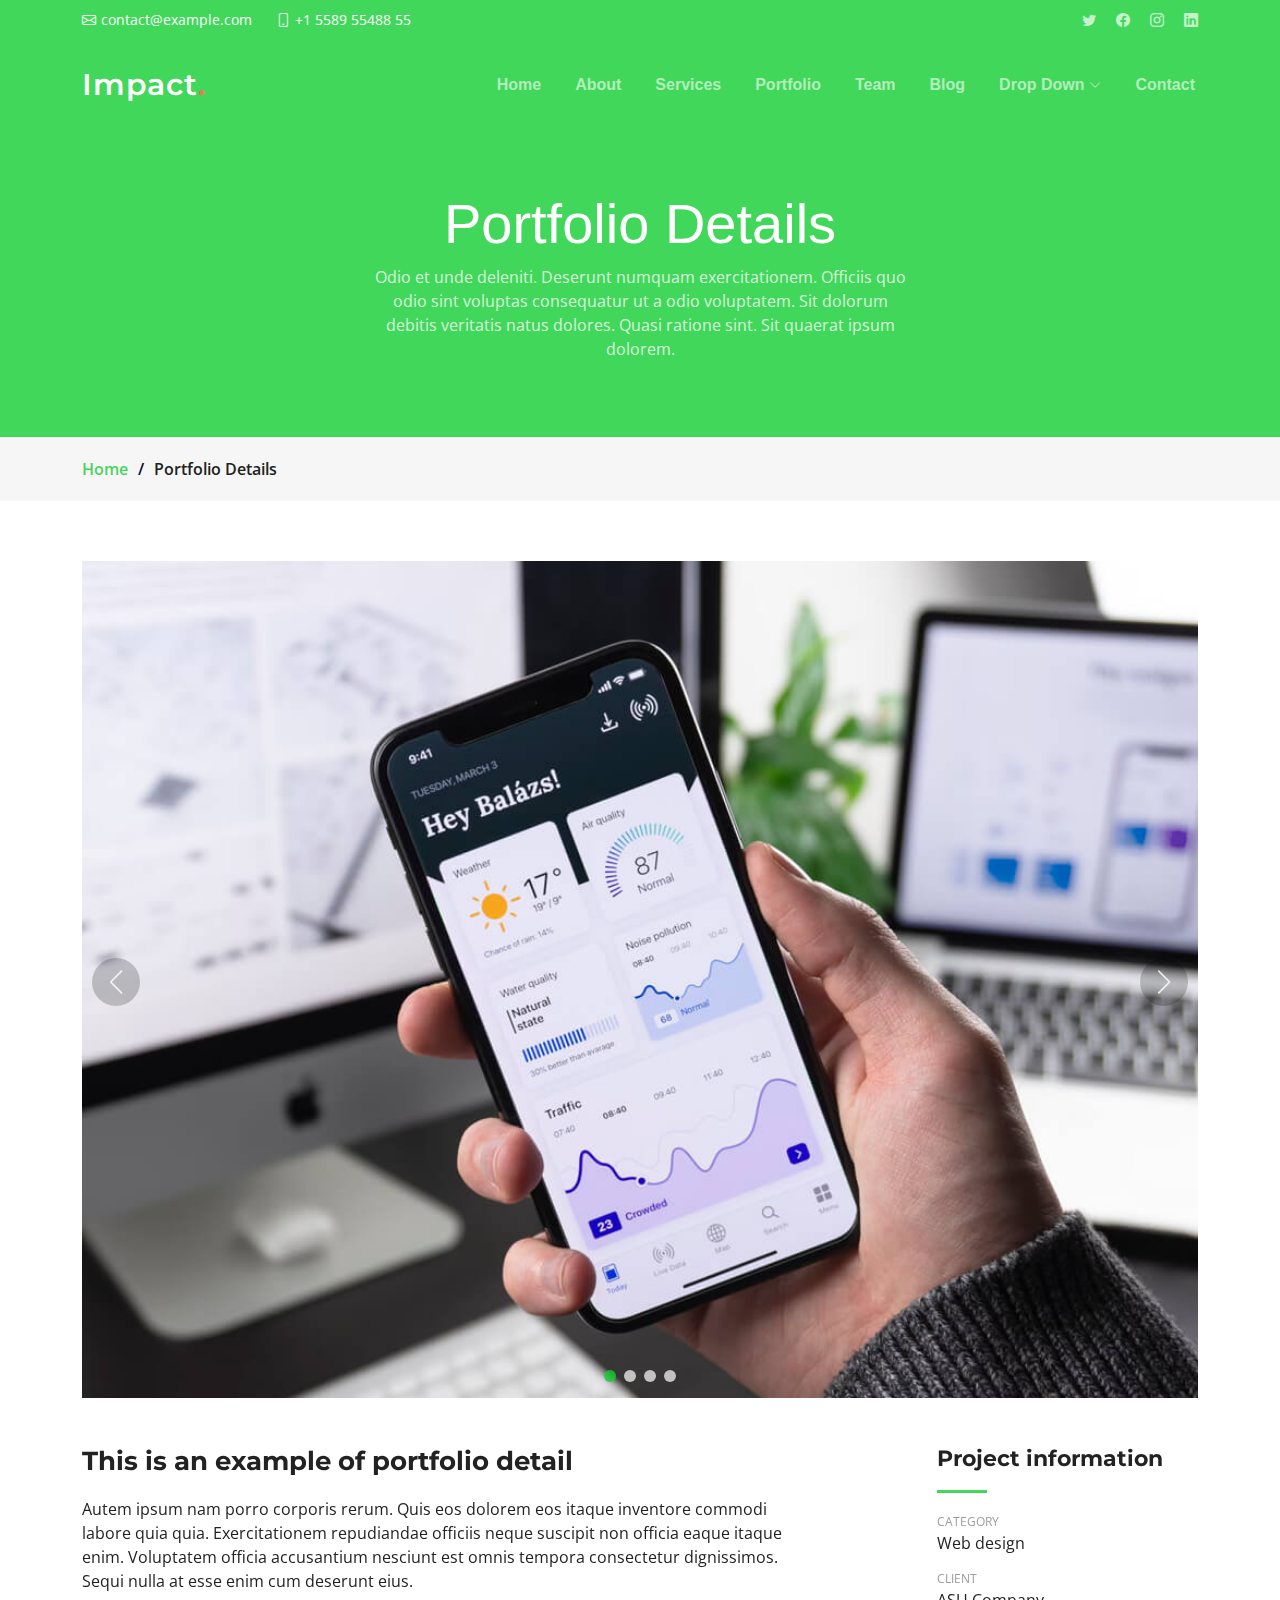
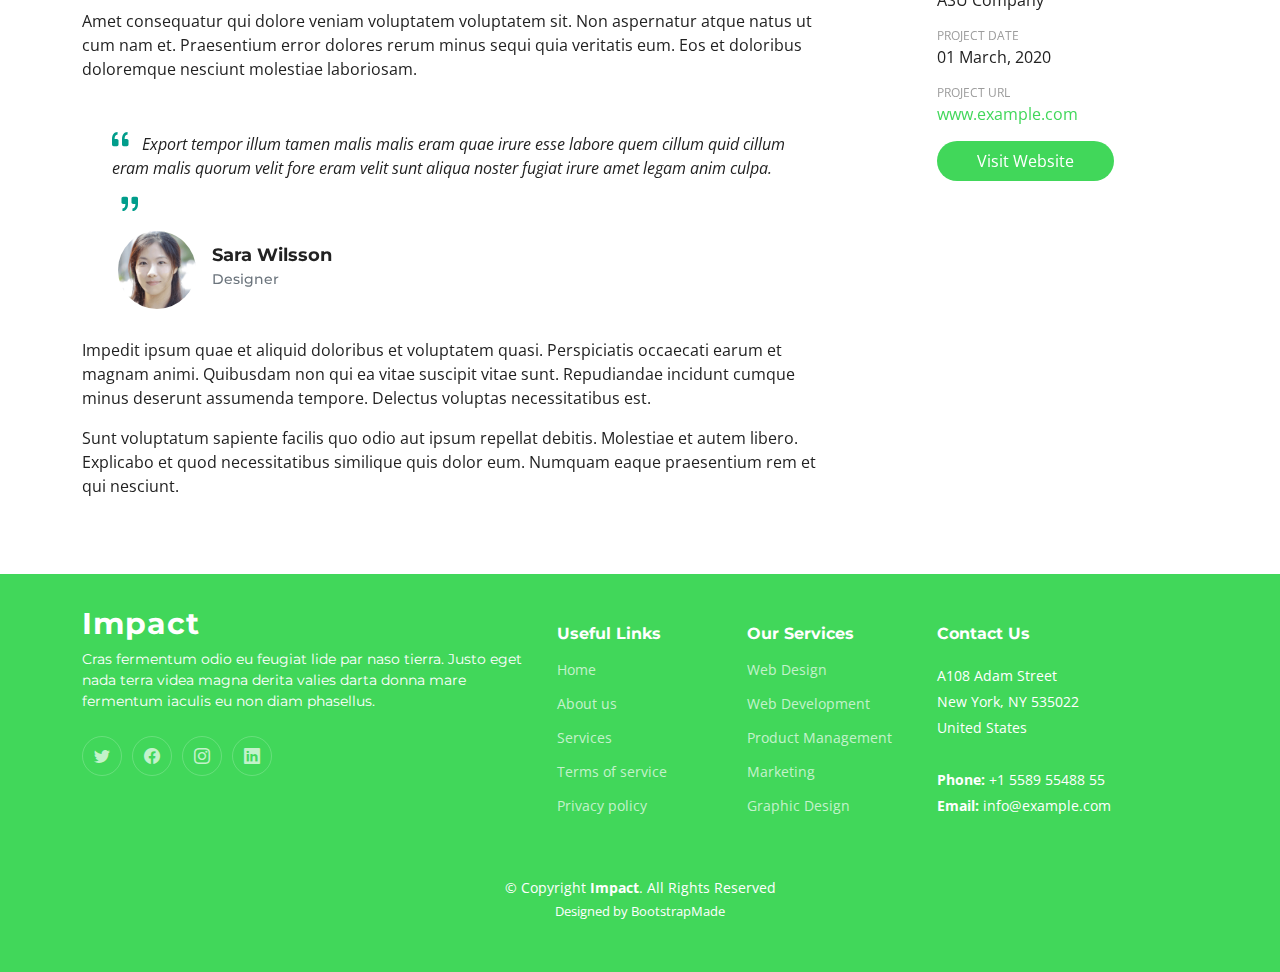
<file: portfolio-details.html>
<!DOCTYPE html>
<html lang="en">

<head>
  <meta charset="utf-8">
  <meta content="width=device-width, initial-scale=1.0" name="viewport">

  <title>Impact Bootstrap Template - Portfolio Details</title>
  <meta content="" name="description">
  <meta content="" name="keywords">

  <!-- Favicons -->
  <link href="assets/img/favicon.png" rel="icon">
  <link href="assets/img/apple-touch-icon.png" rel="apple-touch-icon">

  <!-- Google Fonts -->
  <link rel="preconnect" href="https://fonts.googleapis.com">
  <link rel="preconnect" href="https://fonts.gstatic.com" crossorigin>
  <link href="https://fonts.googleapis.com/css2?family=Open+Sans:ital,wght@0,300;0,400;0,500;0,600;0,700;1,300;1,400;1,600;1,700&family=Montserrat:ital,wght@0,300;0,400;0,500;0,600;0,700;1,300;1,400;1,500;1,600;1,700&family=Raleway:ital,wght@0,300;0,400;0,500;0,600;0,700;1,300;1,400;1,500;1,600;1,700&display=swap" rel="stylesheet">

  <!-- Vendor CSS Files -->
  <link href="assets/vendor/bootstrap/css/bootstrap.min.css" rel="stylesheet">
  <link href="assets/vendor/bootstrap-icons/bootstrap-icons.css" rel="stylesheet">
  <link href="assets/vendor/aos/aos.css" rel="stylesheet">
  <link href="assets/vendor/glightbox/css/glightbox.min.css" rel="stylesheet">
  <link href="assets/vendor/swiper/swiper-bundle.min.css" rel="stylesheet">

  <!-- Template Main CSS File -->
  <link href="assets/css/main.css" rel="stylesheet">

  <!-- =======================================================
  * Template Name: Impact - v1.1.1
  * Template URL: https://bootstrapmade.com/impact-bootstrap-business-website-template/
  * Author: BootstrapMade.com
  * License: https://bootstrapmade.com/license/
  ======================================================== -->
</head>

<body>

  <!-- ======= Header ======= -->
  <section id="topbar" class="topbar d-flex align-items-center">
    <div class="container d-flex justify-content-center justify-content-md-between">
      <div class="contact-info d-flex align-items-center">
        <i class="bi bi-envelope d-flex align-items-center"><a href="mailto:contact@example.com">contact@example.com</a></i>
        <i class="bi bi-phone d-flex align-items-center ms-4"><span>+1 5589 55488 55</span></i>
      </div>
      <div class="social-links d-none d-md-flex align-items-center">
        <a href="#" class="twitter"><i class="bi bi-twitter"></i></a>
        <a href="#" class="facebook"><i class="bi bi-facebook"></i></a>
        <a href="#" class="instagram"><i class="bi bi-instagram"></i></a>
        <a href="#" class="linkedin"><i class="bi bi-linkedin"></i></i></a>
      </div>
    </div>
  </section><!-- End Top Bar -->

  <header id="header" class="header d-flex align-items-center">

    <div class="container-fluid container-xl d-flex align-items-center justify-content-between">
      <a href="index.html" class="logo d-flex align-items-center">
        <!-- Uncomment the line below if you also wish to use an image logo -->
        <!-- <img src="assets/img/logo.png" alt=""> -->
        <h1>Impact<span>.</span></h1>
      </a>
      <nav id="navbar" class="navbar">
        <ul>
          <li><a href="#hero">Home</a></li>
          <li><a href="#about">About</a></li>
          <li><a href="#services">Services</a></li>
          <li><a href="#portfolio">Portfolio</a></li>
          <li><a href="#team">Team</a></li>
          <li><a href="blog.html">Blog</a></li>
          <li class="dropdown"><a href="#"><span>Drop Down</span> <i class="bi bi-chevron-down dropdown-indicator"></i></a>
            <ul>
              <li><a href="#">Drop Down 1</a></li>
              <li class="dropdown"><a href="#"><span>Deep Drop Down</span> <i class="bi bi-chevron-down dropdown-indicator"></i></a>
                <ul>
                  <li><a href="#">Deep Drop Down 1</a></li>
                  <li><a href="#">Deep Drop Down 2</a></li>
                  <li><a href="#">Deep Drop Down 3</a></li>
                  <li><a href="#">Deep Drop Down 4</a></li>
                  <li><a href="#">Deep Drop Down 5</a></li>
                </ul>
              </li>
              <li><a href="#">Drop Down 2</a></li>
              <li><a href="#">Drop Down 3</a></li>
              <li><a href="#">Drop Down 4</a></li>
            </ul>
          </li>
          <li><a href="#contact">Contact</a></li>
        </ul>
      </nav><!-- .navbar -->

      <i class="mobile-nav-toggle mobile-nav-show bi bi-list"></i>
      <i class="mobile-nav-toggle mobile-nav-hide d-none bi bi-x"></i>

    </div>
  </header><!-- End Header -->
  <!-- End Header -->

  <main id="main">

    <!-- ======= Breadcrumbs ======= -->
    <div class="breadcrumbs">
      <div class="page-header d-flex align-items-center" style="background-image: url('');">
        <div class="container position-relative">
          <div class="row d-flex justify-content-center">
            <div class="col-lg-6 text-center">
              <h2>Portfolio Details</h2>
              <p>Odio et unde deleniti. Deserunt numquam exercitationem. Officiis quo odio sint voluptas consequatur ut a odio voluptatem. Sit dolorum debitis veritatis natus dolores. Quasi ratione sint. Sit quaerat ipsum dolorem.</p>
            </div>
          </div>
        </div>
      </div>
      <nav>
        <div class="container">
          <ol>
            <li><a href="index.html">Home</a></li>
            <li>Portfolio Details</li>
          </ol>
        </div>
      </nav>
    </div><!-- End Breadcrumbs -->

    <!-- ======= Portfolio Details Section ======= -->
    <section id="portfolio-details" class="portfolio-details">
      <div class="container" data-aos="fade-up">

        <div class="position-relative h-100">
          <div class="slides-1 portfolio-details-slider swiper">
            <div class="swiper-wrapper align-items-center">

              <div class="swiper-slide">
                <img src="assets/img/portfolio/app-1.jpg" alt="">
              </div>

              <div class="swiper-slide">
                <img src="assets/img/portfolio/product-1.jpg" alt="">
              </div>

              <div class="swiper-slide">
                <img src="assets/img/portfolio/branding-1.jpg" alt="">
              </div>

              <div class="swiper-slide">
                <img src="assets/img/portfolio/books-1.jpg" alt="">
              </div>

            </div>
            <div class="swiper-pagination"></div>
          </div>
          <div class="swiper-button-prev"></div>
          <div class="swiper-button-next"></div>

        </div>

        <div class="row justify-content-between gy-4 mt-4">

          <div class="col-lg-8">
            <div class="portfolio-description">
              <h2>This is an example of portfolio detail</h2>
              <p>
                Autem ipsum nam porro corporis rerum. Quis eos dolorem eos itaque inventore commodi labore quia quia. Exercitationem repudiandae officiis neque suscipit non officia eaque itaque enim. Voluptatem officia accusantium nesciunt est omnis tempora consectetur dignissimos. Sequi nulla at esse enim cum deserunt eius.
              </p>
              <p>
                Amet consequatur qui dolore veniam voluptatem voluptatem sit. Non aspernatur atque natus ut cum nam et. Praesentium error dolores rerum minus sequi quia veritatis eum. Eos et doloribus doloremque nesciunt molestiae laboriosam.
              </p>

              <div class="testimonial-item">
                <p>
                  <i class="bi bi-quote quote-icon-left"></i>
                  Export tempor illum tamen malis malis eram quae irure esse labore quem cillum quid cillum eram malis quorum velit fore eram velit sunt aliqua noster fugiat irure amet legam anim culpa.
                  <i class="bi bi-quote quote-icon-right"></i>
                </p>
                <div>
                  <img src="assets/img/testimonials/testimonials-2.jpg" class="testimonial-img" alt="">
                  <h3>Sara Wilsson</h3>
                  <h4>Designer</h4>
                </div>
              </div>

              <p>
                Impedit ipsum quae et aliquid doloribus et voluptatem quasi. Perspiciatis occaecati earum et magnam animi. Quibusdam non qui ea vitae suscipit vitae sunt. Repudiandae incidunt cumque minus deserunt assumenda tempore. Delectus voluptas necessitatibus est.

              <p>
                Sunt voluptatum sapiente facilis quo odio aut ipsum repellat debitis. Molestiae et autem libero. Explicabo et quod necessitatibus similique quis dolor eum. Numquam eaque praesentium rem et qui nesciunt.
              </p>

            </div>
          </div>

          <div class="col-lg-3">
            <div class="portfolio-info">
              <h3>Project information</h3>
              <ul>
                <li><strong>Category</strong> <span>Web design</span></li>
                <li><strong>Client</strong> <span>ASU Company</span></li>
                <li><strong>Project date</strong> <span>01 March, 2020</span></li>
                <li><strong>Project URL</strong> <a href="#">www.example.com</a></li>
                <li><a href="#" class="btn-visit align-self-start">Visit Website</a></li>
              </ul>
            </div>
          </div>

        </div>

      </div>
    </section><!-- End Portfolio Details Section -->

  </main><!-- End #main -->

  <!-- ======= Footer ======= -->
  <footer id="footer" class="footer">

    <div class="container">
      <div class="row gy-4">
        <div class="col-lg-5 col-md-12 footer-info">
          <a href="index.html" class="logo d-flex align-items-center">
            <span>Impact</span>
          </a>
          <p>Cras fermentum odio eu feugiat lide par naso tierra. Justo eget nada terra videa magna derita valies darta donna mare fermentum iaculis eu non diam phasellus.</p>
          <div class="social-links d-flex mt-4">
            <a href="#" class="twitter"><i class="bi bi-twitter"></i></a>
            <a href="#" class="facebook"><i class="bi bi-facebook"></i></a>
            <a href="#" class="instagram"><i class="bi bi-instagram"></i></a>
            <a href="#" class="linkedin"><i class="bi bi-linkedin"></i></a>
          </div>
        </div>

        <div class="col-lg-2 col-6 footer-links">
          <h4>Useful Links</h4>
          <ul>
            <li><a href="#">Home</a></li>
            <li><a href="#">About us</a></li>
            <li><a href="#">Services</a></li>
            <li><a href="#">Terms of service</a></li>
            <li><a href="#">Privacy policy</a></li>
          </ul>
        </div>

        <div class="col-lg-2 col-6 footer-links">
          <h4>Our Services</h4>
          <ul>
            <li><a href="#">Web Design</a></li>
            <li><a href="#">Web Development</a></li>
            <li><a href="#">Product Management</a></li>
            <li><a href="#">Marketing</a></li>
            <li><a href="#">Graphic Design</a></li>
          </ul>
        </div>

        <div class="col-lg-3 col-md-12 footer-contact text-center text-md-start">
          <h4>Contact Us</h4>
          <p>
            A108 Adam Street <br>
            New York, NY 535022<br>
            United States <br><br>
            <strong>Phone:</strong> +1 5589 55488 55<br>
            <strong>Email:</strong> info@example.com<br>
          </p>

        </div>

      </div>
    </div>

    <div class="container mt-4">
      <div class="copyright">
        &copy; Copyright <strong><span>Impact</span></strong>. All Rights Reserved
      </div>
      <div class="credits">
        <!-- All the links in the footer should remain intact. -->
        <!-- You can delete the links only if you purchased the pro version. -->
        <!-- Licensing information: https://bootstrapmade.com/license/ -->
        <!-- Purchase the pro version with working PHP/AJAX contact form: https://bootstrapmade.com/impact-bootstrap-business-website-template/ -->
        Designed by <a href="https://bootstrapmade.com/">BootstrapMade</a>
      </div>
    </div>

  </footer><!-- End Footer -->
  <!-- End Footer -->

  <a href="#" class="scroll-top d-flex align-items-center justify-content-center"><i class="bi bi-arrow-up-short"></i></a>

  <div id="preloader"></div>

  <!-- Vendor JS Files -->
  <script src="assets/vendor/bootstrap/js/bootstrap.bundle.min.js"></script>
  <script src="assets/vendor/aos/aos.js"></script>
  <script src="assets/vendor/glightbox/js/glightbox.min.js"></script>
  <script src="assets/vendor/purecounter/purecounter_vanilla.js"></script>
  <script src="assets/vendor/swiper/swiper-bundle.min.js"></script>
  <script src="assets/vendor/isotope-layout/isotope.pkgd.min.js"></script>
  <script src="assets/vendor/php-email-form/validate.js"></script>

  <!-- Template Main JS File -->
  <script src="assets/js/main.js"></script>

</body>

</html>
</file>
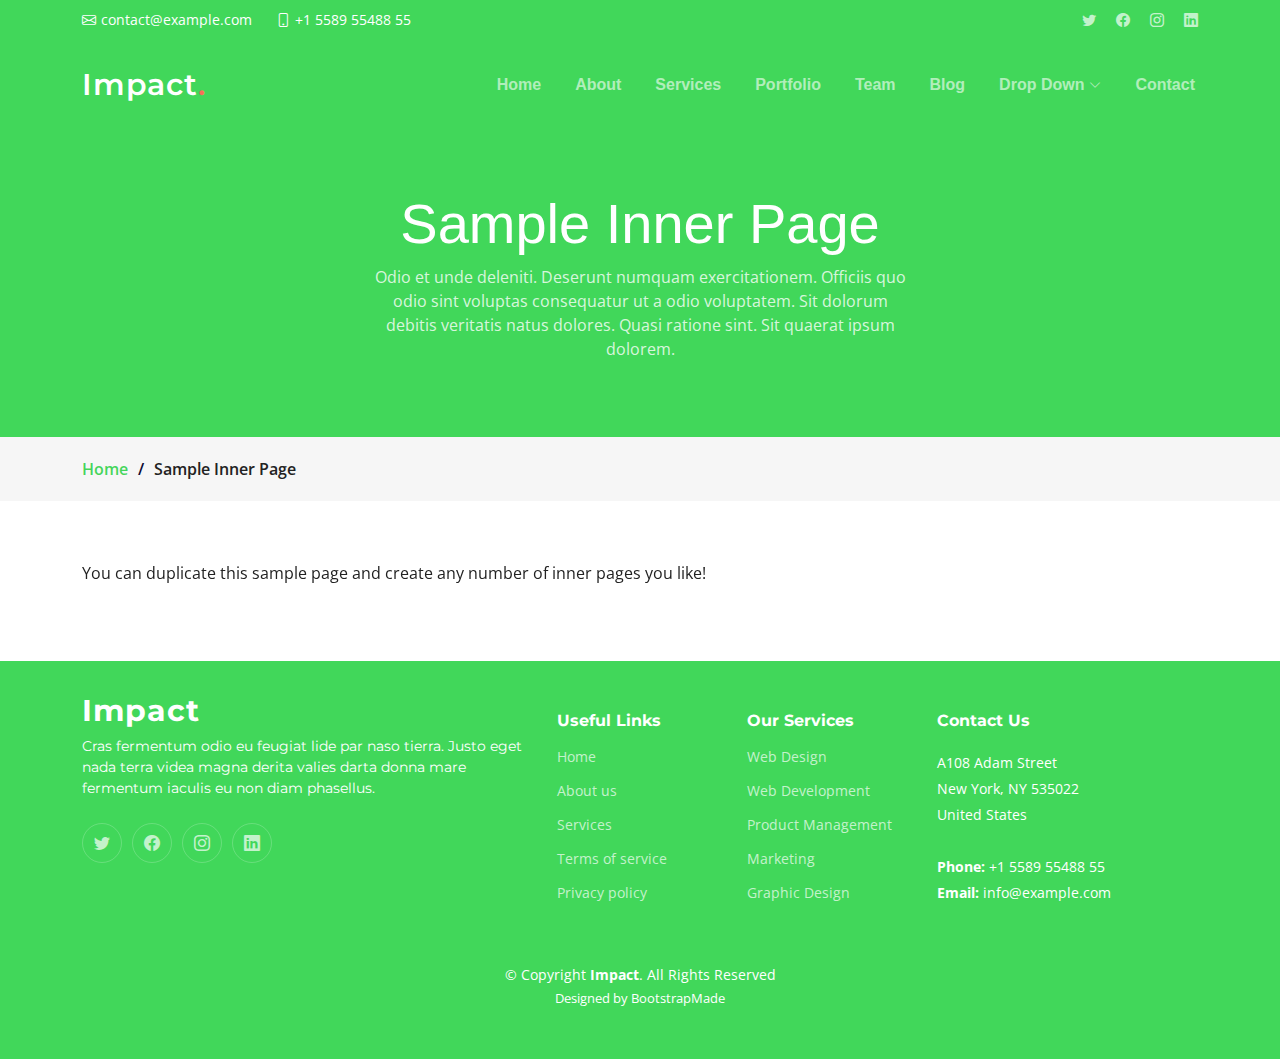
<file: sample-inner-page.html>
<!DOCTYPE html>
<html lang="en">

<head>
  <meta charset="utf-8">
  <meta content="width=device-width, initial-scale=1.0" name="viewport">

  <title>[Template] Sample Inner Page</title>
  <meta content="" name="description">
  <meta content="" name="keywords">

  <!-- Favicons -->
  <link href="assets/img/favicon.png" rel="icon">
  <link href="assets/img/apple-touch-icon.png" rel="apple-touch-icon">

  <!-- Google Fonts -->
  <link rel="preconnect" href="https://fonts.googleapis.com">
  <link rel="preconnect" href="https://fonts.gstatic.com" crossorigin>
  <link href="https://fonts.googleapis.com/css2?family=Open+Sans:ital,wght@0,300;0,400;0,500;0,600;0,700;1,300;1,400;1,600;1,700&family=Montserrat:ital,wght@0,300;0,400;0,500;0,600;0,700;1,300;1,400;1,500;1,600;1,700&family=Raleway:ital,wght@0,300;0,400;0,500;0,600;0,700;1,300;1,400;1,500;1,600;1,700&display=swap" rel="stylesheet">

  <!-- Vendor CSS Files -->
  <link href="assets/vendor/bootstrap/css/bootstrap.min.css" rel="stylesheet">
  <link href="assets/vendor/bootstrap-icons/bootstrap-icons.css" rel="stylesheet">
  <link href="assets/vendor/aos/aos.css" rel="stylesheet">
  <link href="assets/vendor/glightbox/css/glightbox.min.css" rel="stylesheet">
  <link href="assets/vendor/swiper/swiper-bundle.min.css" rel="stylesheet">

  <!-- Template Main CSS File -->
  <link href="assets/css/main.css" rel="stylesheet">

  <!-- =======================================================
  * Template Name: Impact - v1.1.1
  * Template URL: https://bootstrapmade.com/impact-bootstrap-business-website-template/
  * Author: BootstrapMade.com
  * License: https://bootstrapmade.com/license/
  ======================================================== -->
</head>

<body>

  <!-- ======= Header ======= -->
  <section id="topbar" class="topbar d-flex align-items-center">
    <div class="container d-flex justify-content-center justify-content-md-between">
      <div class="contact-info d-flex align-items-center">
        <i class="bi bi-envelope d-flex align-items-center"><a href="mailto:contact@example.com">contact@example.com</a></i>
        <i class="bi bi-phone d-flex align-items-center ms-4"><span>+1 5589 55488 55</span></i>
      </div>
      <div class="social-links d-none d-md-flex align-items-center">
        <a href="#" class="twitter"><i class="bi bi-twitter"></i></a>
        <a href="#" class="facebook"><i class="bi bi-facebook"></i></a>
        <a href="#" class="instagram"><i class="bi bi-instagram"></i></a>
        <a href="#" class="linkedin"><i class="bi bi-linkedin"></i></i></a>
      </div>
    </div>
  </section><!-- End Top Bar -->

  <header id="header" class="header d-flex align-items-center">

    <div class="container-fluid container-xl d-flex align-items-center justify-content-between">
      <a href="index.html" class="logo d-flex align-items-center">
        <!-- Uncomment the line below if you also wish to use an image logo -->
        <!-- <img src="assets/img/logo.png" alt=""> -->
        <h1>Impact<span>.</span></h1>
      </a>
      <nav id="navbar" class="navbar">
        <ul>
          <li><a href="#hero">Home</a></li>
          <li><a href="#about">About</a></li>
          <li><a href="#services">Services</a></li>
          <li><a href="#portfolio">Portfolio</a></li>
          <li><a href="#team">Team</a></li>
          <li><a href="blog.html">Blog</a></li>
          <li class="dropdown"><a href="#"><span>Drop Down</span> <i class="bi bi-chevron-down dropdown-indicator"></i></a>
            <ul>
              <li><a href="#">Drop Down 1</a></li>
              <li class="dropdown"><a href="#"><span>Deep Drop Down</span> <i class="bi bi-chevron-down dropdown-indicator"></i></a>
                <ul>
                  <li><a href="#">Deep Drop Down 1</a></li>
                  <li><a href="#">Deep Drop Down 2</a></li>
                  <li><a href="#">Deep Drop Down 3</a></li>
                  <li><a href="#">Deep Drop Down 4</a></li>
                  <li><a href="#">Deep Drop Down 5</a></li>
                </ul>
              </li>
              <li><a href="#">Drop Down 2</a></li>
              <li><a href="#">Drop Down 3</a></li>
              <li><a href="#">Drop Down 4</a></li>
            </ul>
          </li>
          <li><a href="#contact">Contact</a></li>
        </ul>
      </nav><!-- .navbar -->

      <i class="mobile-nav-toggle mobile-nav-show bi bi-list"></i>
      <i class="mobile-nav-toggle mobile-nav-hide d-none bi bi-x"></i>

    </div>
  </header><!-- End Header -->
  <!-- End Header -->

  <main id="main">

    <!-- ======= Breadcrumbs ======= -->
    <div class="breadcrumbs">
      <div class="page-header d-flex align-items-center" style="background-image: url('');">
        <div class="container position-relative">
          <div class="row d-flex justify-content-center">
            <div class="col-lg-6 text-center">
              <h2>Sample Inner Page</h2>
              <p>Odio et unde deleniti. Deserunt numquam exercitationem. Officiis quo odio sint voluptas consequatur ut a odio voluptatem. Sit dolorum debitis veritatis natus dolores. Quasi ratione sint. Sit quaerat ipsum dolorem.</p>
            </div>
          </div>
        </div>
      </div>
      <nav>
        <div class="container">
          <ol>
            <li><a href="index.html">Home</a></li>
            <li>Sample Inner Page</li>
          </ol>
        </div>
      </nav>
    </div><!-- End Breadcrumbs -->

    <section class="sample-page">
      <div class="container" data-aos="fade-up">

        <p>
          You can duplicate this sample page and create any number of inner pages you like!
        </p>

      </div>
    </section>

  </main><!-- End #main -->

  <!-- ======= Footer ======= -->
  <footer id="footer" class="footer">

    <div class="container">
      <div class="row gy-4">
        <div class="col-lg-5 col-md-12 footer-info">
          <a href="index.html" class="logo d-flex align-items-center">
            <span>Impact</span>
          </a>
          <p>Cras fermentum odio eu feugiat lide par naso tierra. Justo eget nada terra videa magna derita valies darta donna mare fermentum iaculis eu non diam phasellus.</p>
          <div class="social-links d-flex mt-4">
            <a href="#" class="twitter"><i class="bi bi-twitter"></i></a>
            <a href="#" class="facebook"><i class="bi bi-facebook"></i></a>
            <a href="#" class="instagram"><i class="bi bi-instagram"></i></a>
            <a href="#" class="linkedin"><i class="bi bi-linkedin"></i></a>
          </div>
        </div>

        <div class="col-lg-2 col-6 footer-links">
          <h4>Useful Links</h4>
          <ul>
            <li><a href="#">Home</a></li>
            <li><a href="#">About us</a></li>
            <li><a href="#">Services</a></li>
            <li><a href="#">Terms of service</a></li>
            <li><a href="#">Privacy policy</a></li>
          </ul>
        </div>

        <div class="col-lg-2 col-6 footer-links">
          <h4>Our Services</h4>
          <ul>
            <li><a href="#">Web Design</a></li>
            <li><a href="#">Web Development</a></li>
            <li><a href="#">Product Management</a></li>
            <li><a href="#">Marketing</a></li>
            <li><a href="#">Graphic Design</a></li>
          </ul>
        </div>

        <div class="col-lg-3 col-md-12 footer-contact text-center text-md-start">
          <h4>Contact Us</h4>
          <p>
            A108 Adam Street <br>
            New York, NY 535022<br>
            United States <br><br>
            <strong>Phone:</strong> +1 5589 55488 55<br>
            <strong>Email:</strong> info@example.com<br>
          </p>

        </div>

      </div>
    </div>

    <div class="container mt-4">
      <div class="copyright">
        &copy; Copyright <strong><span>Impact</span></strong>. All Rights Reserved
      </div>
      <div class="credits">
        <!-- All the links in the footer should remain intact. -->
        <!-- You can delete the links only if you purchased the pro version. -->
        <!-- Licensing information: https://bootstrapmade.com/license/ -->
        <!-- Purchase the pro version with working PHP/AJAX contact form: https://bootstrapmade.com/impact-bootstrap-business-website-template/ -->
        Designed by <a href="https://bootstrapmade.com/">BootstrapMade</a>
      </div>
    </div>

  </footer><!-- End Footer -->
  <!-- End Footer -->

  <a href="#" class="scroll-top d-flex align-items-center justify-content-center"><i class="bi bi-arrow-up-short"></i></a>

  <div id="preloader"></div>

  <!-- Vendor JS Files -->
  <script src="assets/vendor/bootstrap/js/bootstrap.bundle.min.js"></script>
  <script src="assets/vendor/aos/aos.js"></script>
  <script src="assets/vendor/glightbox/js/glightbox.min.js"></script>
  <script src="assets/vendor/purecounter/purecounter_vanilla.js"></script>
  <script src="assets/vendor/swiper/swiper-bundle.min.js"></script>
  <script src="assets/vendor/isotope-layout/isotope.pkgd.min.js"></script>
  <script src="assets/vendor/php-email-form/validate.js"></script>

  <!-- Template Main JS File -->
  <script src="assets/js/main.js"></script>

</body>

</html>
</file>
<file: assets/css/main.css>
/**
* Template Name: Impact - v1.1.1
* Template URL: https://bootstrapmade.com/impact-bootstrap-business-website-template/
* Author: BootstrapMade.com
* License: https://bootstrapmade.com/license/
*/

/*--------------------------------------------------------------
# Set main reusable colors and fonts using CSS variables
# Learn more about CSS variables at https://developer.mozilla.org/en-US/docs/Web/CSS/Using_CSS_custom_properties
--------------------------------------------------------------*/
/* Fonts */
:root {
  --font-default: "Open Sans", system-ui, -apple-system, "Segoe UI", Roboto, "Helvetica Neue", Arial, "Noto Sans", "Liberation Sans", sans-serif, "Apple Color Emoji", "Segoe UI Emoji", "Segoe UI Symbol", "Noto Color Emoji";
  --font-primary: "Montserrat", sans-serif;
  --font-secondary: "Poppins", sans-serif;
}

/* Colors */
:root {
  --color-default: #222222;
  --color-primary: #12cd31cc;
  --color-secondary: #0c0a34;
}

/* Smooth scroll behavior */
:root {
  scroll-behavior: smooth;
}

/*--------------------------------------------------------------
# General
--------------------------------------------------------------*/
body {
  font-family: var(--font-default);
  color: var(--color-default);
}

a {
  color: var(--color-primary);
  text-decoration: none;
}

a:hover {
  color: #00b6a1;
  text-decoration: none;
}

h1,
h2,
h3,
h4,
h5,
h6 {
  font-family: var(--font-primary);
}

/*--------------------------------------------------------------
# Sections & Section Header
--------------------------------------------------------------*/
section {
  padding: 60px 0;
  overflow: hidden;
}

.sections-bg {
  background-color: #f6f6f6;
}

.section-header {
  text-align: center;
  padding-bottom: 60px;
}

.section-header h2 {
  font-size: 32px;
  font-weight: 600;
  margin-bottom: 20px;
  padding-bottom: 20px;
  position: relative;
}

.section-header h2:after {
  content: "";
  position: absolute;
  display: block;
  width: 50px;
  height: 3px;
  background: var(--color-primary);
  left: 0;
  right: 0;
  bottom: 0;
  margin: auto;
}

.section-header p {
  margin-bottom: 0;
  color: #6f6f6f;
}

/*--------------------------------------------------------------
# Breadcrumbs
--------------------------------------------------------------*/
.breadcrumbs .page-header {
  padding: 60px 0 60px 0;
  min-height: 20vh;
  position: relative;
  background-color: var(--color-primary);
}

.breadcrumbs .page-header h2 {
  font-size: 56px;
  font-weight: 500;
  color: #fff;
  font-family: var(--font-secondary);
}

.breadcrumbs .page-header p {
  color: rgba(255, 255, 255, 0.8);
}

.breadcrumbs nav {
  background-color: #f6f6f6;
  padding: 20px 0;
}

.breadcrumbs nav ol {
  display: flex;
  flex-wrap: wrap;
  list-style: none;
  margin: 0;
  padding: 0;
  font-size: 16px;
  font-weight: 600;
  color: var(--color-default);
}

.breadcrumbs nav ol a {
  color: var(--color-primary);
  transition: 0.3s;
}

.breadcrumbs nav ol a:hover {
  text-decoration: underline;
}

.breadcrumbs nav ol li+li {
  padding-left: 10px;
}

.breadcrumbs nav ol li+li::before {
  display: inline-block;
  padding-right: 10px;
  color: var(--color-secondary);
  content: "/";
}

/*--------------------------------------------------------------
# Scroll top button
--------------------------------------------------------------*/
.scroll-top {
  position: fixed;
  visibility: hidden;
  opacity: 0;
  right: 15px;
  bottom: -15px;
  z-index: 99999;
  background: var(--color-secondary);
  width: 44px;
  height: 44px;
  border-radius: 50px;
  transition: all 0.4s;
}

.scroll-top i {
  font-size: 24px;
  color: #fff;
  line-height: 0;
}

.scroll-top:hover {
  background: rgba(248, 90, 64, 0.8);
  color: #fff;
}

.scroll-top.active {
  visibility: visible;
  opacity: 1;
  bottom: 15px;
}

/*--------------------------------------------------------------
# Preloader
--------------------------------------------------------------*/
#preloader {
  position: fixed;
  inset: 0;
  z-index: 999999;
  overflow: hidden;
  background: #fff;
  transition: all 0.6s ease-out;
}

#preloader:before {
  content: "";
  position: fixed;
  top: calc(50% - 30px);
  left: calc(50% - 30px);
  border: 6px solid #fff;
  border-color: var(--color-primary) transparent var(--color-primary) transparent;
  border-radius: 50%;
  width: 60px;
  height: 60px;
  -webkit-animation: animate-preloader 1.5s linear infinite;
  animation: animate-preloader 1.5s linear infinite;
}

@-webkit-keyframes animate-preloader {
  0% {
    transform: rotate(0deg);
  }

  100% {
    transform: rotate(360deg);
  }
}

@keyframes animate-preloader {
  0% {
    transform: rotate(0deg);
  }

  100% {
    transform: rotate(360deg);
  }
}

/*--------------------------------------------------------------
# Disable aos animation delay on mobile devices
--------------------------------------------------------------*/
@media screen and (max-width: 768px) {
  [data-aos-delay] {
    transition-delay: 0 !important;
  }
}

/*--------------------------------------------------------------
# Header
--------------------------------------------------------------*/
.topbar {
  background: #12cd31cc;
  height: 40px;
  font-size: 14px;
  transition: all 0.5s;
  color: #fff;
  padding: 0;
}

.topbar .contact-info i {
  font-style: normal;
  color: #fff;
  line-height: 0;
}

.topbar .contact-info i a,
.topbar .contact-info i span {
  padding-left: 5px;
  color: #fff;
}

@media (max-width: 575px) {

  .topbar .contact-info i a,
  .topbar .contact-info i span {
    font-size: 13px;
  }
}

.topbar .contact-info i a {
  line-height: 0;
  transition: 0.3s;
}

.topbar .contact-info i a:hover {
  color: #fff;
  text-decoration: underline;
}

.topbar .social-links a {
  color: rgba(255, 255, 255, 0.7);
  line-height: 0;
  transition: 0.3s;
  margin-left: 20px;
}

.topbar .social-links a:hover {
  color: #fff;
}

.header {
  transition: all 0.5s;
  z-index: 997;
  height: 90px;
  background-color: var(--color-primary);
}

.header.sticked {
  position: fixed;
  top: 0;
  right: 0;
  left: 0;
  height: 70px;
  box-shadow: 0px 2px 20px rgba(0, 0, 0, 0.1);
}

.header .logo img {
  max-height: 40px;
  margin-right: 6px;
}

.header .logo h1 {
  font-size: 30px;
  margin: 0;
  font-weight: 600;
  letter-spacing: 0.8px;
  color: #fff;
  font-family: var(--font-primary);
}

.header .logo h1 span {
  color: #f96f59;
}

.sticked-header-offset {
  margin-top: 70px;
}

section {
  scroll-margin-top: 70px;
}

/*--------------------------------------------------------------
# Desktop Navigation
--------------------------------------------------------------*/
@media (min-width: 1280px) {
  .navbar {
    padding: 0;
  }

  .navbar ul {
    margin: 0;
    padding: 0;
    display: flex;
    list-style: none;
    align-items: center;
  }

  .navbar li {
    position: relative;
  }

  .navbar>ul>li {
    white-space: nowrap;
    padding: 10px 0 10px 28px;
  }

  .navbar a,
  .navbar a:focus {
    display: flex;
    align-items: center;
    justify-content: space-between;
    padding: 0 3px;
    font-family: var(--font-secondary);
    font-size: 16px;
    font-weight: 600;
    color: rgba(255, 255, 255, 0.6);
    white-space: nowrap;
    transition: 0.3s;
    position: relative;
  }

  .navbar a i,
  .navbar a:focus i {
    font-size: 12px;
    line-height: 0;
    margin-left: 5px;
  }

  .navbar>ul>li>a:before {
    content: "";
    position: absolute;
    width: 100%;
    height: 2px;
    bottom: -6px;
    left: 0;
    background-color: var(--color-secondary);
    visibility: hidden;
    width: 0px;
    transition: all 0.3s ease-in-out 0s;
  }

  .navbar a:hover:before,
  .navbar li:hover>a:before,
  .navbar .active:before {
    visibility: visible;
    width: 100%;
  }

  .navbar a:hover,
  .navbar .active,
  .navbar .active:focus,
  .navbar li:hover>a {
    color: #fff;
  }

  .navbar .dropdown ul {
    display: block;
    position: absolute;
    left: 28px;
    top: calc(100% + 30px);
    margin: 0;
    padding: 10px 0;
    z-index: 99;
    opacity: 0;
    visibility: hidden;
    background: #fff;
    box-shadow: 0px 0px 30px rgba(127, 137, 161, 0.25);
    transition: 0.3s;
    border-radius: 4px;
  }

  .navbar .dropdown ul li {
    min-width: 200px;
  }

  .navbar .dropdown ul a {
    padding: 10px 20px;
    font-size: 15px;
    text-transform: none;
    font-weight: 600;
    color: #006a5d;
  }

  .navbar .dropdown ul a i {
    font-size: 12px;
  }

  .navbar .dropdown ul a:hover,
  .navbar .dropdown ul .active:hover,
  .navbar .dropdown ul li:hover>a {
    color: var(--color-secondary);
  }

  .navbar .dropdown:hover>ul {
    opacity: 1;
    top: 100%;
    visibility: visible;
  }

  .navbar .dropdown .dropdown ul {
    top: 0;
    left: calc(100% - 30px);
    visibility: hidden;
  }

  .navbar .dropdown .dropdown:hover>ul {
    opacity: 1;
    top: 0;
    left: 100%;
    visibility: visible;
  }
}

@media (min-width: 1280px) and (max-width: 1366px) {
  .navbar .dropdown .dropdown ul {
    left: -90%;
  }

  .navbar .dropdown .dropdown:hover>ul {
    left: -100%;
  }
}

@media (min-width: 1280px) {

  .mobile-nav-show,
  .mobile-nav-hide {
    display: none;
  }
}

/*--------------------------------------------------------------
# Mobile Navigation
--------------------------------------------------------------*/
@media (max-width: 1279px) {
  .navbar {
    position: fixed;
    top: 0;
    right: -100%;
    width: 100%;
    max-width: 400px;
    bottom: 0;
    transition: 0.3s;
    z-index: 9997;
  }

  .navbar ul {
    position: absolute;
    inset: 0;
    padding: 50px 0 10px 0;
    margin: 0;
    background: rgba(0, 131, 116, 0.9);
    overflow-y: auto;
    transition: 0.3s;
    z-index: 9998;
  }

  .navbar a,
  .navbar a:focus {
    display: flex;
    align-items: center;
    justify-content: space-between;
    padding: 10px 20px;
    font-family: var(--font-primary);
    font-size: 15px;
    font-weight: 600;
    color: rgba(255, 255, 255, 0.7);
    white-space: nowrap;
    transition: 0.3s;
  }

  .navbar a i,
  .navbar a:focus i {
    font-size: 12px;
    line-height: 0;
    margin-left: 5px;
  }

  .navbar a:hover,
  .navbar .active,
  .navbar .active:focus,
  .navbar li:hover>a {
    color: #fff;
  }

  .navbar .getstarted,
  .navbar .getstarted:focus {
    background: var(--color-primary);
    padding: 8px 20px;
    border-radius: 4px;
    margin: 15px;
    color: #fff;
  }

  .navbar .getstarted:hover,
  .navbar .getstarted:focus:hover {
    color: #fff;
    background: rgba(0, 131, 116, 0.8);
  }

  .navbar .dropdown ul,
  .navbar .dropdown .dropdown ul {
    position: static;
    display: none;
    padding: 10px 0;
    margin: 10px 20px;
    transition: all 0.5s ease-in-out;
    background-color: #007466;
    border: 1px solid #006459;
  }

  .navbar .dropdown>.dropdown-active,
  .navbar .dropdown .dropdown>.dropdown-active {
    display: block;
  }

  .mobile-nav-show {
    color: rgba(255, 255, 255, 0.6);
    font-size: 28px;
    cursor: pointer;
    line-height: 0;
    transition: 0.5s;
    z-index: 9999;
    margin-right: 10px;
  }

  .mobile-nav-hide {
    color: #fff;
    font-size: 32px;
    cursor: pointer;
    line-height: 0;
    transition: 0.5s;
    position: fixed;
    right: 20px;
    top: 20px;
    z-index: 9999;
  }

  .mobile-nav-active {
    overflow: hidden;
  }

  .mobile-nav-active .navbar {
    right: 0;
  }

  .mobile-nav-active .navbar:before {
    content: "";
    position: fixed;
    inset: 0;
    background: rgba(0, 106, 93, 0.8);
    z-index: 9996;
  }
}

/*--------------------------------------------------------------
# About Us Section
--------------------------------------------------------------*/
.about h3 {
  font-weight: 700;
  font-size: 28px;
  margin-bottom: 20px;
  font-family: var(--font-secondary);
}

.about .call-us {
  left: 10%;
  right: 10%;
  bottom: 0;
  background-color: #fff;
  box-shadow: 0px 2px 25px rgba(0, 0, 0, 0.08);
  padding: 20px;
  text-align: center;
}

.about .call-us h4 {
  font-size: 24px;
  font-weight: 700;
  margin-bottom: 5px;
}

.about .call-us p {
  font-size: 28px;
  font-weight: 700;
  color: var(--color-primary);
}

.about .content ul {
  list-style: none;
  padding: 0;
}

.about .content ul li {
  padding: 0 0 10px 30px;
  position: relative;
}

.about .content ul i {
  position: absolute;
  font-size: 20px;
  left: 0;
  top: -3px;
  color: var(--color-primary);
}

.about .content p:last-child {
  margin-bottom: 0;
}

.about .play-btn {
  width: 94px;
  height: 94px;
  background: radial-gradient(var(--color-primary) 50%, rgba(0, 131, 116, 0.4) 52%);
  border-radius: 50%;
  display: block;
  position: absolute;
  left: calc(50% - 47px);
  top: calc(50% - 47px);
  overflow: hidden;
}

.about .play-btn:before {
  content: "";
  position: absolute;
  width: 120px;
  height: 120px;
  -webkit-animation-delay: 0s;
  animation-delay: 0s;
  -webkit-animation: pulsate-btn 2s;
  animation: pulsate-btn 2s;
  -webkit-animation-direction: forwards;
  animation-direction: forwards;
  -webkit-animation-iteration-count: infinite;
  animation-iteration-count: infinite;
  -webkit-animation-timing-function: steps;
  animation-timing-function: steps;
  opacity: 1;
  border-radius: 50%;
  border: 5px solid rgba(0, 131, 116, 0.7);
  top: -15%;
  left: -15%;
  background: rgba(198, 16, 0, 0);
}

.about .play-btn:after {
  content: "";
  position: absolute;
  left: 50%;
  top: 50%;
  transform: translateX(-40%) translateY(-50%);
  width: 0;
  height: 0;
  border-top: 10px solid transparent;
  border-bottom: 10px solid transparent;
  border-left: 15px solid #fff;
  z-index: 100;
  transition: all 400ms cubic-bezier(0.55, 0.055, 0.675, 0.19);
}

.about .play-btn:hover:before {
  content: "";
  position: absolute;
  left: 50%;
  top: 50%;
  transform: translateX(-40%) translateY(-50%);
  width: 0;
  height: 0;
  border: none;
  border-top: 10px solid transparent;
  border-bottom: 10px solid transparent;
  border-left: 15px solid #fff;
  z-index: 200;
  -webkit-animation: none;
  animation: none;
  border-radius: 0;
}

.about .play-btn:hover:after {
  border-left: 15px solid var(--color-primary);
  transform: scale(20);
}

@-webkit-keyframes pulsate-btn {
  0% {
    transform: scale(0.6, 0.6);
    opacity: 1;
  }

  100% {
    transform: scale(1, 1);
    opacity: 0;
  }
}

@keyframes pulsate-btn {
  0% {
    transform: scale(0.6, 0.6);
    opacity: 1;
  }

  100% {
    transform: scale(1, 1);
    opacity: 0;
  }
}

/*--------------------------------------------------------------
# Clients Section
--------------------------------------------------------------*/
.clients {
  padding: 40px 0;
}

.clients .swiper {
  padding: 10px 0;
}

.clients .swiper-slide img {
  transition: 0.3s;
}

.clients .swiper-slide img:hover {
  transform: scale(1.1);
}

.clients .swiper-pagination {
  margin-top: 20px;
  position: relative;
}

.clients .swiper-pagination .swiper-pagination-bullet {
  width: 12px;
  height: 12px;
  background-color: #fff;
  opacity: 1;
  background-color: #ddd;
}

.clients .swiper-pagination .swiper-pagination-bullet-active {
  background-color: var(--color-primary);
}

/*--------------------------------------------------------------
# Stats Counter Section
--------------------------------------------------------------*/
.stats-counter {
  padding: 40px 0;
}

.stats-counter .stats-item {
  padding: 20px 0;
  border-bottom: 1px solid #e4e4e4;
}

.stats-counter .stats-item .purecounter {
  min-width: 90px;
  padding-right: 15px;
}

.stats-counter .stats-item i {
  font-size: 44px;
  line-height: 0;
  margin-right: 15px;
}

.stats-counter .stats-item span {
  font-size: 40px;
  display: block;
  font-weight: 700;
  color: var(--color-primary);
  line-height: 40px;
}

.stats-counter .stats-item p {
  margin: 0;
  font-family: var(--font-primary);
  font-size: 14px;
}

/*--------------------------------------------------------------
# Call To Action Section
--------------------------------------------------------------*/
.call-to-action .container {
  background: linear-gradient(rgba(0, 0, 0, 0.5), rgba(0, 0, 0, 0.5)), url("../img/cta-bg.jpg") center center;
  background-size: cover;
  padding: 100px 60px;
  border-radius: 15px;
  overflow: hidden;
}

.call-to-action h3 {
  color: #fff;
  font-size: 28px;
  font-weight: 700;
  margin-bottom: 20px;
}

.call-to-action p {
  color: #fff;
  margin-bottom: 20px;
}

.call-to-action .play-btn {
  width: 94px;
  height: 94px;
  margin-bottom: 20px;
  background: radial-gradient(var(--color-primary) 50%, rgba(0, 131, 116, 0.4) 52%);
  border-radius: 50%;
  display: inline-block;
  position: relative;
  overflow: hidden;
}

.call-to-action .play-btn:before {
  content: "";
  position: absolute;
  width: 120px;
  height: 120px;
  -webkit-animation-delay: 0s;
  animation-delay: 0s;
  -webkit-animation: pulsate-btn 2s;
  animation: pulsate-btn 2s;
  -webkit-animation-direction: forwards;
  animation-direction: forwards;
  -webkit-animation-iteration-count: infinite;
  animation-iteration-count: infinite;
  -webkit-animation-timing-function: steps;
  animation-timing-function: steps;
  opacity: 1;
  border-radius: 50%;
  border: 5px solid rgba(0, 131, 116, 0.7);
  top: -15%;
  left: -15%;
  background: rgba(198, 16, 0, 0);
}

.call-to-action .play-btn:after {
  content: "";
  position: absolute;
  left: 50%;
  top: 50%;
  transform: translateX(-40%) translateY(-50%);
  width: 0;
  height: 0;
  border-top: 10px solid transparent;
  border-bottom: 10px solid transparent;
  border-left: 15px solid #fff;
  z-index: 100;
  transition: all 400ms cubic-bezier(0.55, 0.055, 0.675, 0.19);
}

.call-to-action .play-btn:hover:before {
  content: "";
  position: absolute;
  left: 50%;
  top: 50%;
  transform: translateX(-40%) translateY(-50%);
  width: 0;
  height: 0;
  border: none;
  border-top: 10px solid transparent;
  border-bottom: 10px solid transparent;
  border-left: 15px solid #fff;
  z-index: 200;
  -webkit-animation: none;
  animation: none;
  border-radius: 0;
}

.call-to-action .play-btn:hover:after {
  border-left: 15px solid var(--color-primary);
  transform: scale(20);
}

.call-to-action .cta-btn {
  font-family: var(--font-primary);
  font-weight: 500;
  font-size: 16px;
  letter-spacing: 1px;
  display: inline-block;
  padding: 12px 48px;
  border-radius: 50px;
  transition: 0.5s;
  margin: 10px;
  border: 2px solid #fff;
  color: #fff;
}

.call-to-action .cta-btn:hover {
  background: var(--color-primary);
  border: 2px solid var(--color-primary);
}

@keyframes pulsate-btn {
  0% {
    transform: scale(0.6, 0.6);
    opacity: 1;
  }

  100% {
    transform: scale(1, 1);
    opacity: 0;
  }
}

/*--------------------------------------------------------------
# Our Services Section
--------------------------------------------------------------*/
.services {
  padding: 60px 0;
}

.services .service-item {
  padding: 40px;
  background: #fff;
  height: 100%;
  border-radius: 10px;
}

.services .service-item .icon {
  width: 48px;
  height: 48px;
  position: relative;
  margin-bottom: 50px;
}

.services .service-item .icon i {
  color: var(--color-default);
  font-size: 56px;
  transition: ease-in-out 0.3s;
  z-index: 2;
  position: relative;
}

.services .service-item .icon:before {
  position: absolute;
  content: "";
  height: 100%;
  width: 100%;
  background: #eeeeee;
  border-radius: 50px;
  z-index: 1;
  top: 10px;
  right: -20px;
  transition: 0.3s;
}

.services .service-item h3 {
  color: var(--color-default);
  font-weight: 700;
  margin: 0 0 20px 0;
  padding-bottom: 8px;
  font-size: 22px;
  position: relative;
  display: inline-block;
  border-bottom: 4px solid #eeeeee;
  transition: 0.3s;
}

.services .service-item p {
  line-height: 24px;
  font-size: 14px;
  margin-bottom: 0;
}

.services .service-item .readmore {
  margin-top: 15px;
  display: inline-block;
  color: var(--color-primary);
}

.services .service-item:hover .icon:before {
  background: #00b6a1;
}

.services .service-item:hover h3 {
  border-color: var(--color-primary);
}

/*--------------------------------------------------------------
# Testimonials Section
--------------------------------------------------------------*/
.testimonials .testimonial-wrap {
  padding-left: 10px;
}

.testimonials .testimonial-item {
  box-sizing: content-box;
  padding: 30px;
  margin: 30px 10px;
  box-shadow: 0px 0 15px rgba(0, 0, 0, 0.1);
  position: relative;
  background: #fff;
  border-radius: 10px;
}

.testimonials .testimonial-item .testimonial-img {
  width: 90px;
  border-radius: 50px;
  margin-right: 15px;
}

.testimonials .testimonial-item h3 {
  font-size: 18px;
  font-weight: bold;
  margin: 10px 0 5px 0;
  color: #000;
}

.testimonials .testimonial-item h4 {
  font-size: 14px;
  color: #999;
  margin: 0;
}

.testimonials .testimonial-item .stars {
  margin: 10px 0;
}

.testimonials .testimonial-item .stars i {
  color: #ffc107;
  margin: 0 1px;
}

.testimonials .testimonial-item .quote-icon-left,
.testimonials .testimonial-item .quote-icon-right {
  color: #009d8b;
  font-size: 26px;
  line-height: 0;
}

.testimonials .testimonial-item .quote-icon-left {
  display: inline-block;
  left: -5px;
  position: relative;
}

.testimonials .testimonial-item .quote-icon-right {
  display: inline-block;
  right: -5px;
  position: relative;
  top: 10px;
  transform: scale(-1, -1);
}

.testimonials .testimonial-item p {
  font-style: italic;
  margin: 15px auto 15px auto;
}

.testimonials .swiper-pagination {
  margin-top: 20px;
  position: relative;
}

.testimonials .swiper-pagination .swiper-pagination-bullet {
  width: 12px;
  height: 12px;
  background-color: rgba(0, 0, 0, 0.2);
  opacity: 1;
}

.testimonials .swiper-pagination .swiper-pagination-bullet-active {
  background-color: var(--color-primary);
}

@media (max-width: 767px) {
  .testimonials .testimonial-wrap {
    padding-left: 0;
  }

  .testimonials .testimonial-item {
    padding: 30px;
    margin: 15px;
  }

  .testimonials .testimonial-item .testimonial-img {
    position: static;
    left: auto;
  }
}

/*--------------------------------------------------------------
# Portfolio Section
--------------------------------------------------------------*/
.portfolio .portfolio-flters {
  padding: 0 0 20px 0;
  margin: 0 auto;
  list-style: none;
  text-align: center;
}

.portfolio .portfolio-flters li {
  cursor: pointer;
  display: inline-block;
  padding: 0;
  font-size: 18px;
  font-weight: 500;
  margin: 0 10px;
  line-height: 1;
  transition: all 0.3s ease-in-out;
}

.portfolio .portfolio-flters li:hover,
.portfolio .portfolio-flters li.filter-active {
  color: var(--color-primary);
}

.portfolio .portfolio-flters li:first-child {
  margin-left: 0;
}

.portfolio .portfolio-flters li:last-child {
  margin-right: 0;
}

@media (max-width: 575px) {
  .portfolio .portfolio-flters li {
    font-size: 14px;
    margin: 0 5px;
  }
}

.portfolio .portfolio-wrap {
  box-shadow: 0px 10px 30px rgba(0, 0, 0, 0.1);
  border-radius: 10px;
  height: 100%;
  overflow: hidden;
}

.portfolio .portfolio-wrap img {
  transition: 0.3s;
  position: relative;
  z-index: 1;
}

.portfolio .portfolio-wrap .portfolio-info {
  padding: 25px 20px;
  background-color: #fff;
  position: relative;
  border-top: 1px solid #f3f3f3;
  z-index: 2;
}

.portfolio .portfolio-wrap .portfolio-info h4 {
  font-size: 18px;
  font-weight: 600;
  padding-right: 50px;
}

.portfolio .portfolio-wrap .portfolio-info h4 a {
  color: var(--color-default);
  transition: 0.3s;
}

.portfolio .portfolio-wrap .portfolio-info h4 a:hover {
  color: var(--color-primary);
}

.portfolio .portfolio-wrap .portfolio-info p {
  color: #6c757d;
  font-size: 14px;
  margin-bottom: 0;
  padding-right: 50px;
}

.portfolio .portfolio-wrap:hover img {
  transform: scale(1.1);
}

/*--------------------------------------------------------------
# Portfolio Details Section
--------------------------------------------------------------*/
.portfolio-details .portfolio-details-slider img {
  width: 100%;
}

.portfolio-details .portfolio-details-slider .swiper-pagination .swiper-pagination-bullet {
  width: 12px;
  height: 12px;
  background-color: rgba(255, 255, 255, 0.7);
  opacity: 1;
}

.portfolio-details .portfolio-details-slider .swiper-pagination .swiper-pagination-bullet-active {
  background-color: var(--color-primary);
}

.portfolio-details .swiper-button-prev,
.portfolio-details .swiper-button-next {
  width: 48px;
  height: 48px;
}

.portfolio-details .swiper-button-prev:after,
.portfolio-details .swiper-button-next:after {
  color: rgba(255, 255, 255, 0.8);
  background-color: rgba(0, 0, 0, 0.2);
  font-size: 24px;
  border-radius: 50%;
  width: 48px;
  height: 48px;
  display: flex;
  align-items: center;
  justify-content: center;
  transition: 0.3s;
}

.portfolio-details .swiper-button-prev:hover:after,
.portfolio-details .swiper-button-next:hover:after {
  background-color: rgba(0, 0, 0, 0.6);
}

@media (max-width: 575px) {

  .portfolio-details .swiper-button-prev,
  .portfolio-details .swiper-button-next {
    display: none;
  }
}

.portfolio-details .portfolio-info h3 {
  font-size: 22px;
  font-weight: 700;
  margin-bottom: 20px;
  padding-bottom: 20px;
  position: relative;
}

.portfolio-details .portfolio-info h3:after {
  content: "";
  position: absolute;
  display: block;
  width: 50px;
  height: 3px;
  background: var(--color-primary);
  left: 0;
  bottom: 0;
}

.portfolio-details .portfolio-info ul {
  list-style: none;
  padding: 0;
  font-size: 15px;
}

.portfolio-details .portfolio-info ul li {
  display: flex;
  flex-direction: column;
  padding-bottom: 15px;
  font-size: 16px;
}

.portfolio-details .portfolio-info ul strong {
  text-transform: uppercase;
  font-weight: 400;
  color: #9c9c9c;
  font-size: 12px;
}

.portfolio-details .portfolio-info .btn-visit {
  padding: 8px 40px;
  background: var(--color-primary);
  color: #fff;
  border-radius: 50px;
  transition: 0.3s;
}

.portfolio-details .portfolio-info .btn-visit:hover {
  background: #009d8b;
}

.portfolio-details .portfolio-description h2 {
  font-size: 26px;
  font-weight: 700;
  margin-bottom: 20px;
}

.portfolio-details .portfolio-description p {
  padding: 0;
}

.portfolio-details .portfolio-description .testimonial-item {
  padding: 30px 30px 0 30px;
  position: relative;
  background: white;
  height: 100%;
  margin-bottom: 50px;
}

.portfolio-details .portfolio-description .testimonial-item .testimonial-img {
  width: 90px;
  border-radius: 50px;
  border: 6px solid #fff;
  float: left;
  margin: 0 10px 0 0;
}

.portfolio-details .portfolio-description .testimonial-item h3 {
  font-size: 18px;
  font-weight: bold;
  margin: 15px 0 5px 0;
  padding-top: 20px;
}

.portfolio-details .portfolio-description .testimonial-item h4 {
  font-size: 14px;
  color: #6c757d;
  margin: 0;
}

.portfolio-details .portfolio-description .testimonial-item .quote-icon-left,
.portfolio-details .portfolio-description .testimonial-item .quote-icon-right {
  color: #009d8b;
  font-size: 26px;
  line-height: 0;
}

.portfolio-details .portfolio-description .testimonial-item .quote-icon-left {
  display: inline-block;
  left: -5px;
  position: relative;
}

.portfolio-details .portfolio-description .testimonial-item .quote-icon-right {
  display: inline-block;
  right: -5px;
  position: relative;
  top: 10px;
  transform: scale(-1, -1);
}

.portfolio-details .portfolio-description .testimonial-item p {
  font-style: italic;
  margin: 0 0 15px 0 0 0;
  padding: 0;
}

/*--------------------------------------------------------------
# Our Team Section
--------------------------------------------------------------*/
.team .member {
  text-align: center;
  background: #fff;
  border-radius: 10px;
  padding: 15px;
  overflow: hidden;
  box-shadow: 0px 2px 25px rgba(0, 0, 0, 0.1);
}

.team .member img {
  border-radius: 10px;
  overflow: hidden;
}

.team .member .member-content {
  padding: 0 20px 30px 20px;
}

.team .member h4 {
  font-weight: 700;
  margin-top: 16px;
  margin-bottom: 2px;
  font-size: 20px;
}

.team .member span {
  font-style: italic;
  display: block;
  font-size: 14px;
  color: #6c757d;
}

.team .member p {
  padding-top: 10px;
  font-size: 14px;
  font-style: italic;
  color: #6c757d;
}

.team .member .social {
  margin-top: 15px;
  margin-bottom: 10px;
  display: flex;
  align-items: center;
  justify-content: space-around;
}

.team .member .social a {
  color: #a2a2a2;
  transition: 0.3s;
  border-radius: 50%;
  width: 40px;
  height: 40px;
  display: flex;
  align-items: center;
  justify-content: center;
  border: 1px solid #bbbbbb;
}

.team .member .social a:hover {
  color: var(--color-primary);
  border-color: var(--color-primary);
}

.team .member .social i {
  font-size: 18px;
  margin: 0 2px;
}

/*--------------------------------------------------------------
# Pricing Section
--------------------------------------------------------------*/
.pricing .pricing-item {
  padding: 60px 40px;
  box-shadow: 0 3px 20px -2px rgba(108, 117, 125, 0.15);
  background: #fff;
  height: 100%;
  position: relative;
  border-radius: 15px;
}

.pricing h3 {
  font-weight: 600;
  margin-bottom: 15px;
  font-size: 20px;
  color: #555555;
  text-align: center;
}

.pricing .icon {
  margin: 30px auto 30px auto;
  width: 70px;
  height: 70px;
  background: var(--color-primary);
  border-radius: 50%;
  display: flex;
  align-items: center;
  justify-content: center;
  transition: 0.3s;
  transform-style: preserve-3d;
}

.pricing .icon i {
  color: #fff;
  font-size: 28px;
  transition: ease-in-out 0.3s;
  line-height: 0;
}

.pricing .icon::before {
  position: absolute;
  content: "";
  height: 86px;
  width: 86px;
  border-radius: 50%;
  background: #87c1bb;
  transition: all 0.3s ease-out 0s;
  transform: translateZ(-1px);
}

.pricing .icon::after {
  position: absolute;
  content: "";
  height: 102px;
  width: 102px;
  border-radius: 50%;
  background: #d2eeeb;
  transition: all 0.3s ease-out 0s;
  transform: translateZ(-2px);
}

.pricing h4 {
  font-size: 48px;
  color: var(--color-secondary);
  font-weight: 700;
  font-family: var(--font-secondary);
  margin-bottom: 0;
  text-align: center;
}

.pricing h4 sup {
  font-size: 28px;
}

.pricing h4 span {
  color: rgba(108, 117, 125, 0.8);
  font-size: 18px;
  font-weight: 400;
}

.pricing ul {
  padding: 20px 0;
  list-style: none;
  color: #6c757d;
  text-align: left;
  line-height: 20px;
}

.pricing ul li {
  padding: 10px 0;
  display: flex;
  align-items: center;
}

.pricing ul i {
  color: #059652;
  font-size: 24px;
  padding-right: 3px;
}

.pricing ul .na {
  color: rgba(108, 117, 125, 0.5);
}

.pricing ul .na i {
  color: rgba(108, 117, 125, 0.5);
}

.pricing ul .na span {
  text-decoration: line-through;
}

.pricing .buy-btn {
  display: inline-block;
  padding: 10px 40px;
  border-radius: 50px;
  color: var(--color-primary);
  border: 1px solid rgba(0, 131, 116, 0.2);
  transition: none;
  font-size: 16px;
  font-weight: 600;
  font-family: var(--font-primary);
  transition: 0.3s;
}

.pricing .buy-btn:hover {
  background: var(--color-primary);
  color: #fff;
}

.pricing .featured {
  z-index: 10;
  border: 3px solid var(--color-primary);
}

@media (min-width: 992px) {
  .pricing .featured {
    transform: scale(1.15);
  }
}

/*--------------------------------------------------------------
# Frequently Asked Questions Section
--------------------------------------------------------------*/
.faq .content h3 {
  font-weight: 400;
  font-size: 34px;
}

.faq .content h4 {
  font-size: 20px;
  font-weight: 700;
  margin-top: 5px;
}

.faq .content p {
  font-size: 15px;
  color: #6c757d;
}

.faq .accordion-item {
  border: 0;
  margin-bottom: 20px;
  box-shadow: 0px 5px 25px 0px rgba(0, 0, 0, 0.06);
  border-radius: 10px;
}

.faq .accordion-item:last-child {
  margin-bottom: 0;
}

.faq .accordion-collapse {
  border: 0;
}

.faq .accordion-button {
  padding: 20px 50px 20px 20px;
  font-weight: 600;
  border: 0;
  font-size: 18px;
  line-height: 24px;
  color: var(--color-default);
  text-align: left;
  background: #fff;
  box-shadow: none;
  border-radius: 10px;
}

.faq .accordion-button .num {
  padding-right: 10px;
  font-size: 20px;
  line-height: 0;
  color: var(--color-primary);
}

.faq .accordion-button:not(.collapsed) {
  color: var(--color-primary);
  border-bottom: 0;
  box-shadow: none;
}

.faq .accordion-button:after {
  position: absolute;
  right: 20px;
  top: 20px;
}

.faq .accordion-body {
  padding: 0 40px 30px 45px;
  border: 0;
  border-radius: 10px;
  background: #fff;
  box-shadow: none;
}

/*--------------------------------------------------------------
# Recent Blog Posts Section
--------------------------------------------------------------*/
.recent-posts article {
  box-shadow: 0 4px 16px rgba(0, 0, 0, 0.1);
  background-color: #fff;
  padding: 30px;
  height: 100%;
  border-radius: 10px;
  overflow: hidden;
}

.recent-posts .post-img {
  max-height: 240px;
  margin: -30px -30px 15px -30px;
  overflow: hidden;
}

.recent-posts .post-category {
  font-size: 16px;
  color: #6f6f6f;
  margin-bottom: 10px;
}

.recent-posts .title {
  font-size: 22px;
  font-weight: 700;
  padding: 0;
  margin: 0 0 20px 0;
}

.recent-posts .title a {
  color: var(--color-default);
  transition: 0.3s;
}

.recent-posts .title a:hover {
  color: var(--color-primary);
}

.recent-posts .post-author-img {
  width: 50px;
  border-radius: 50%;
  margin-right: 15px;
}

.recent-posts .post-author {
  font-weight: 600;
  margin-bottom: 5px;
}

.recent-posts .post-date {
  font-size: 14px;
  color: #3c3c3c;
  margin-bottom: 0;
}

/*--------------------------------------------------------------
# Contact Section
--------------------------------------------------------------*/
.contact .info-container {
  background-color: var(--color-primary);
  height: 100%;
  padding: 20px;
  border-radius: 10px 0 0 10px;
  box-shadow: 0px 2px 25px rgba(0, 0, 0, 0.1);
}

.contact .info-item {
  width: 100%;
  /* background-color: #009282; */
  margin-bottom: 20px;
  padding: 20px;
  border-radius: 10px;
  color: #fff;
}

.contact .info-item:last-child {
  margin-bottom: 0;
}

.contact .info-item i {
  font-size: 20px;
  color: #fff;
  float: left;
  width: 44px;
  height: 44px;
  background-color: rgba(255, 255, 255, 0.2);
  display: flex;
  justify-content: center;
  align-items: center;
  border-radius: 50px;
  transition: all 0.3s ease-in-out;
  margin-right: 15px;
}

.contact .info-item h4 {
  padding: 0;
  font-size: 20px;
  font-weight: 600;
  margin-bottom: 5px;
}

.contact .info-item p {
  padding: 0;
  margin-bottom: 0;
  font-size: 14px;
}

.contact .info-item:hover i {
  background: #fff;
  color: var(--color-primary);
}

.contact .php-email-form {
  width: 100%;
  height: 100%;
  background: #fff;
  box-shadow: 0px 2px 25px rgba(0, 0, 0, 0.1);
  padding: 30px;
  border-radius: 0 10px 10px 0;
}

.contact .php-email-form .form-group {
  padding-bottom: 8px;
}

.contact .php-email-form .error-message {
  display: none;
  color: #fff;
  background: #df1529;
  text-align: left;
  padding: 15px;
  font-weight: 600;
}

.contact .php-email-form .error-message br+br {
  margin-top: 25px;
}

.contact .php-email-form .sent-message {
  display: none;
  color: #fff;
  background: #059652;
  text-align: center;
  padding: 15px;
  font-weight: 600;
}

.contact .php-email-form .loading {
  display: none;
  background: #fff;
  text-align: center;
  padding: 15px;
}

.contact .php-email-form .loading:before {
  content: "";
  display: inline-block;
  border-radius: 50%;
  width: 24px;
  height: 24px;
  margin: 0 10px -6px 0;
  border: 3px solid #059652;
  border-top-color: #fff;
  -webkit-animation: animate-loading 1s linear infinite;
  animation: animate-loading 1s linear infinite;
}

.contact .php-email-form input,
.contact .php-email-form textarea {
  border-radius: 0;
  box-shadow: none;
  font-size: 14px;
}

.contact .php-email-form input[type=text],
.contact .php-email-form input[type=email],
.contact .php-email-form textarea {
  padding: 12px 15px;
}

.contact .php-email-form input[type=text]:focus,
.contact .php-email-form input[type=email]:focus,
.contact .php-email-form textarea:focus {
  border-color: var(--color-primary);
}

.contact .php-email-form textarea {
  padding: 10px 12px;
}

.contact .php-email-form button[type=submit] {
  background: var(--color-primary);
  border: 0;
  padding: 14px 45px;
  color: #fff;
  transition: 0.4s;
  border-radius: 50px;
}

.contact .php-email-form button[type=submit]:hover {
  background: rgba(0, 131, 116, 0.8);
}

@-webkit-keyframes animate-loading {
  0% {
    transform: rotate(0deg);
  }

  100% {
    transform: rotate(360deg);
  }
}

@keyframes animate-loading {
  0% {
    transform: rotate(0deg);
  }

  100% {
    transform: rotate(360deg);
  }
}

/*--------------------------------------------------------------
# Hero Section
--------------------------------------------------------------*/
.hero {
  width: 100%;
  position: relative;
  background: var(--color-primary);
  padding: 60px 0 0 0;
}

@media (min-width: 1365px) {
  .hero {
    background-attachment: fixed;
  }
}

.hero h2 {
  font-size: 48px;
  font-weight: 700;
  margin-bottom: 20px;
  color: #fff;
}

.hero p {
  color: rgba(255, 255, 255, 0.6);
  font-weight: 400;
  margin-bottom: 30px;
}

.hero .btn-get-started {
  font-family: var(--font-primary);
  font-weight: 500;
  font-size: 15px;
  letter-spacing: 1px;
  display: inline-block;
  padding: 14px 40px;
  border-radius: 50px;
  transition: 0.3s;
  color: #fff;
  background: rgba(255, 255, 255, 0.1);
  box-shadow: 0 0 15px rgba(0, 0, 0, 0.08);
  border: 2px solid rgba(255, 255, 255, 0.1);
}

.hero .btn-get-started:hover {
  border-color: rgba(255, 255, 255, 0.5);
}

.hero .btn-watch-video {
  font-size: 16px;
  transition: 0.5s;
  margin-left: 25px;
  color: #fff;
  font-weight: 600;
}

.hero .btn-watch-video i {
  color: rgba(255, 255, 255, 0.5);
  font-size: 32px;
  transition: 0.3s;
  line-height: 0;
  margin-right: 8px;
}

.hero .btn-watch-video:hover i {
  color: #fff;
}

@media (max-width: 640px) {
  .hero h2 {
    font-size: 36px;
  }

  .hero .btn-get-started,
  .hero .btn-watch-video {
    font-size: 14px;
  }
}

.hero .icon-boxes {
  padding-bottom: 60px;
}

@media (min-width: 1200px) {
  .hero .icon-boxes:before {
    content: "";
    position: absolute;
    bottom: 0;
    left: 0;
    right: 0;
    height: calc(50% + 20px);
    background-color: #fff;
  }
}

.hero .icon-box {
  padding: 60px 30px;
  position: relative;
  overflow: hidden;
  background: #008d7d;
  box-shadow: 0 0 29px 0 rgba(0, 0, 0, 0.08);
  transition: all 0.3s ease-in-out;
  border-radius: 8px;
  z-index: 1;
  height: 100%;
  width: 100%;
  text-align: center;
}

.hero .icon-box .title {
  font-weight: 700;
  margin-bottom: 15px;
  font-size: 24px;
}

.hero .icon-box .title a {
  color: #fff;
  transition: 0.3s;
}

.hero .icon-box .icon {
  margin-bottom: 20px;
  padding-top: 10px;
  display: inline-block;
  transition: all 0.3s ease-in-out;
  font-size: 48px;
  line-height: 1;
  color: rgba(255, 255, 255, 0.6);
}

.hero .icon-box:hover {
  background: #009786;
}

.hero .icon-box:hover .title a,
.hero .icon-box:hover .icon {
  color: #fff;
}

/*--------------------------------------------------------------
# Blog
--------------------------------------------------------------*/
.blog .blog-pagination {
  margin-top: 30px;
  color: #555555;
}

.blog .blog-pagination ul {
  display: flex;
  padding: 0;
  margin: 0;
  list-style: none;
}

.blog .blog-pagination li {
  margin: 0 5px;
  transition: 0.3s;
  border-radius: 10px;
}

.blog .blog-pagination li a {
  color: var(--color-default);
  padding: 7px 16px;
  display: flex;
  align-items: center;
  justify-content: center;
}

.blog .blog-pagination li.active,
.blog .blog-pagination li:hover {
  background: var(--color-primary);
  color: #fff;
}

.blog .blog-pagination li.active a,
.blog .blog-pagination li:hover a {
  color: var(--color-white);
}

/*--------------------------------------------------------------
# Blog Posts List
--------------------------------------------------------------*/
.blog .posts-list article {
  box-shadow: 0 4px 16px rgba(0, 0, 0, 0.1);
  padding: 30px;
  height: 100%;
  border-radius: 10px;
  overflow: hidden;
}

.blog .posts-list .post-img {
  max-height: 240px;
  margin: -30px -30px 15px -30px;
  overflow: hidden;
}

.blog .posts-list .post-category {
  font-size: 16px;
  color: #555555;
  margin-bottom: 10px;
}

.blog .posts-list .title {
  font-size: 22px;
  font-weight: 700;
  padding: 0;
  margin: 0 0 20px 0;
}

.blog .posts-list .title a {
  color: var(--color-default);
  transition: 0.3s;
}

.blog .posts-list .title a:hover {
  color: var(--color-primary);
}

.blog .posts-list .post-author-img {
  width: 50px;
  border-radius: 50%;
  margin-right: 15px;
}

.blog .posts-list .post-author-list {
  font-weight: 600;
  margin-bottom: 5px;
}

.blog .posts-list .post-date {
  font-size: 14px;
  color: #3c3c3c;
  margin-bottom: 0;
}

/*--------------------------------------------------------------
# Blog Details
--------------------------------------------------------------*/
.blog .blog-details {
  box-shadow: 0 4px 16px rgba(0, 0, 0, 0.1);
  padding: 30px;
  border-radius: 10px;
}

.blog .blog-details .post-img {
  margin: -30px -30px 20px -30px;
  overflow: hidden;
  border-radius: 10px 10px 0 0;
}

.blog .blog-details .title {
  font-size: 28px;
  font-weight: 700;
  padding: 0;
  margin: 20px 0 0 0;
  color: var(--color-default);
}

.blog .blog-details .content {
  margin-top: 20px;
}

.blog .blog-details .content h3 {
  font-size: 22px;
  margin-top: 30px;
  font-weight: bold;
}

.blog .blog-details .content blockquote {
  overflow: hidden;
  background-color: rgba(34, 34, 34, 0.06);
  padding: 60px;
  position: relative;
  text-align: center;
  margin: 20px 0;
}

.blog .blog-details .content blockquote p {
  color: var(--color-default);
  line-height: 1.6;
  margin-bottom: 0;
  font-style: italic;
  font-weight: 500;
  font-size: 22px;
}

.blog .blog-details .content blockquote:after {
  content: "";
  position: absolute;
  left: 0;
  top: 0;
  bottom: 0;
  width: 3px;
  background-color: var(--color-secondary);
  margin-top: 20px;
  margin-bottom: 20px;
}

.blog .blog-details .meta-top {
  margin-top: 20px;
  color: #6c757d;
}

.blog .blog-details .meta-top ul {
  display: flex;
  flex-wrap: wrap;
  list-style: none;
  align-items: center;
  padding: 0;
  margin: 0;
}

.blog .blog-details .meta-top ul li+li {
  padding-left: 20px;
}

.blog .blog-details .meta-top i {
  font-size: 16px;
  margin-right: 8px;
  line-height: 0;
  color: var(--color-primary);
}

.blog .blog-details .meta-top a {
  color: #6c757d;
  font-size: 14px;
  display: inline-block;
  line-height: 1;
}

.blog .blog-details .meta-bottom {
  padding-top: 10px;
  border-top: 1px solid rgba(34, 34, 34, 0.15);
}

.blog .blog-details .meta-bottom i {
  color: #555555;
  display: inline;
}

.blog .blog-details .meta-bottom a {
  color: rgba(34, 34, 34, 0.8);
  transition: 0.3s;
}

.blog .blog-details .meta-bottom a:hover {
  color: var(--color-primary);
}

.blog .blog-details .meta-bottom .cats {
  list-style: none;
  display: inline;
  padding: 0 20px 0 0;
  font-size: 14px;
}

.blog .blog-details .meta-bottom .cats li {
  display: inline-block;
}

.blog .blog-details .meta-bottom .tags {
  list-style: none;
  display: inline;
  padding: 0;
  font-size: 14px;
}

.blog .blog-details .meta-bottom .tags li {
  display: inline-block;
}

.blog .blog-details .meta-bottom .tags li+li::before {
  padding-right: 6px;
  color: var(--color-default);
  content: ",";
}

.blog .blog-details .meta-bottom .share {
  font-size: 16px;
}

.blog .blog-details .meta-bottom .share i {
  padding-left: 5px;
}

.blog .post-author {
  padding: 20px;
  margin-top: 30px;
  box-shadow: 0 4px 16px rgba(0, 0, 0, 0.1);
  border-radius: 10px;
}

.blog .post-author img {
  max-width: 120px;
  margin-right: 20px;
}

.blog .post-author h4 {
  font-weight: 600;
  font-size: 22px;
  margin-bottom: 0px;
  padding: 0;
  color: var(--color-default);
}

.blog .post-author .social-links {
  margin: 0 10px 10px 0;
}

.blog .post-author .social-links a {
  color: rgba(34, 34, 34, 0.5);
  margin-right: 5px;
}

.blog .post-author p {
  font-style: italic;
  color: rgba(108, 117, 125, 0.8);
  margin-bottom: 0;
}

/*--------------------------------------------------------------
# Blog Sidebar
--------------------------------------------------------------*/
.blog .sidebar {
  padding: 30px;
  box-shadow: 0 4px 16px rgba(0, 0, 0, 0.1);
  border-radius: 10px;
}

.blog .sidebar .sidebar-title {
  font-size: 20px;
  font-weight: 700;
  padding: 0;
  margin: 0;
  color: var(--color-default);
}

.blog .sidebar .sidebar-item+.sidebar-item {
  margin-top: 40px;
}

.blog .sidebar .search-form form {
  background: #fff;
  border: 1px solid rgba(34, 34, 34, 0.3);
  padding: 5px 10px;
  position: relative;
  border-radius: 50px;
}

.blog .sidebar .search-form form input[type=text] {
  border: 0;
  padding: 4px;
  border-radius: 50px;
  width: calc(100% - 60px);
}

.blog .sidebar .search-form form input[type=text]:focus {
  outline: none;
}

.blog .sidebar .search-form form button {
  position: absolute;
  top: 0;
  right: 0;
  bottom: 0;
  border: 0;
  background: none;
  font-size: 16px;
  padding: 0 25px;
  margin: -1px;
  background: var(--color-primary);
  color: #fff;
  transition: 0.3s;
  border-radius: 50px;
  line-height: 0;
}

.blog .sidebar .search-form form button i {
  line-height: 0;
}

.blog .sidebar .search-form form button:hover {
  background: rgba(0, 131, 116, 0.8);
}

.blog .sidebar .categories ul {
  list-style: none;
  padding: 0;
}

.blog .sidebar .categories ul li+li {
  padding-top: 10px;
}

.blog .sidebar .categories ul a {
  color: var(--color-default);
  transition: 0.3s;
}

.blog .sidebar .categories ul a:hover {
  color: var(--color-primary);
}

.blog .sidebar .categories ul a span {
  padding-left: 5px;
  color: rgba(34, 34, 34, 0.4);
  font-size: 14px;
}

.blog .sidebar .recent-posts .post-item+.post-item {
  margin-top: 15px;
}

.blog .sidebar .recent-posts img {
  width: 80px;
  float: left;
}

.blog .sidebar .recent-posts h4 {
  font-size: 15px;
  margin-left: 95px;
  font-weight: bold;
}

.blog .sidebar .recent-posts h4 a {
  color: var(--color-default);
  transition: 0.3s;
}

.blog .sidebar .recent-posts h4 a:hover {
  color: var(--color-primary);
}

.blog .sidebar .recent-posts time {
  display: block;
  margin-left: 95px;
  font-style: italic;
  font-size: 14px;
  color: rgba(34, 34, 34, 0.4);
}

.blog .sidebar .tags {
  margin-bottom: -10px;
}

.blog .sidebar .tags ul {
  list-style: none;
  padding: 0;
}

.blog .sidebar .tags ul li {
  display: inline-block;
}

.blog .sidebar .tags ul a {
  color: #555555;
  font-size: 14px;
  padding: 6px 20px;
  margin: 0 6px 8px 0;
  border: 1px solid #d5d5d5;
  display: inline-block;
  transition: 0.3s;
  border-radius: 50px;
}

.blog .sidebar .tags ul a:hover {
  color: #fff;
  border: 1px solid var(--color-primary);
  background: var(--color-primary);
}

.blog .sidebar .tags ul a span {
  padding-left: 5px;
  color: rgba(85, 85, 85, 0.8);
  font-size: 14px;
}

/*--------------------------------------------------------------
# Blog Comments
--------------------------------------------------------------*/
.blog .comments {
  margin-top: 30px;
}

.blog .comments .comments-count {
  font-weight: bold;
}

.blog .comments .comment {
  margin-top: 30px;
  position: relative;
}

.blog .comments .comment .comment-img {
  margin-right: 14px;
}

.blog .comments .comment .comment-img img {
  width: 60px;
}

.blog .comments .comment h5 {
  font-size: 16px;
  margin-bottom: 2px;
}

.blog .comments .comment h5 a {
  font-weight: bold;
  color: var(--color-default);
  transition: 0.3s;
}

.blog .comments .comment h5 a:hover {
  color: var(--color-primary);
}

.blog .comments .comment h5 .reply {
  padding-left: 10px;
  color: var(--color-primary);
}

.blog .comments .comment h5 .reply i {
  font-size: 20px;
}

.blog .comments .comment time {
  display: block;
  font-size: 14px;
  color: rgba(34, 34, 34, 0.8);
  margin-bottom: 5px;
}

.blog .comments .comment.comment-reply {
  padding-left: 40px;
}

.blog .comments .reply-form {
  margin-top: 30px;
  padding: 30px;
  box-shadow: 0 0 16px rgba(0, 0, 0, 0.1);
  border-radius: 10px;
}

.blog .comments .reply-form h4 {
  font-weight: bold;
  font-size: 22px;
}

.blog .comments .reply-form p {
  font-size: 14px;
}

.blog .comments .reply-form input {
  border-radius: 4px;
  padding: 10px 10px;
  font-size: 14px;
}

.blog .comments .reply-form input:focus {
  box-shadow: none;
  border-color: rgba(0, 131, 116, 0.8);
}

.blog .comments .reply-form textarea {
  border-radius: 4px;
  padding: 10px 10px;
  font-size: 14px;
}

.blog .comments .reply-form textarea:focus {
  box-shadow: none;
  border-color: rgba(0, 131, 116, 0.8);
}

.blog .comments .reply-form .form-group {
  margin-bottom: 25px;
}

.blog .comments .reply-form .btn-primary {
  border-radius: 50px;
  padding: 14px 40px;
  border: 0;
  background-color: var(--color-secondary);
}

.blog .comments .reply-form .btn-primary:hover {
  background-color: rgba(248, 90, 64, 0.8);
}

/*--------------------------------------------------------------
# Footer
--------------------------------------------------------------*/
.footer {
  font-size: 14px;
  background-color: var(--color-primary);
  padding: 50px 0;
  color: white;
}

.footer .footer-info .logo {
  line-height: 0;
  margin-bottom: 25px;
}

.footer .footer-info .logo img {
  max-height: 40px;
  margin-right: 6px;
}

.footer .footer-info .logo span {
  font-size: 30px;
  font-weight: 700;
  letter-spacing: 1px;
  color: #fff;
  font-family: var(--font-primary);
}

.footer .footer-info p {
  font-size: 14px;
  font-family: var(--font-primary);
}

.footer .social-links a {
  display: flex;
  align-items: center;
  justify-content: center;
  width: 40px;
  height: 40px;
  border-radius: 50%;
  border: 1px solid rgba(255, 255, 255, 0.2);
  font-size: 16px;
  color: rgba(255, 255, 255, 0.7);
  margin-right: 10px;
  transition: 0.3s;
}

.footer .social-links a:hover {
  color: #fff;
  border-color: #fff;
}

.footer h4 {
  font-size: 16px;
  font-weight: bold;
  position: relative;
  padding-bottom: 12px;
}

.footer .footer-links {
  margin-bottom: 30px;
}

.footer .footer-links ul {
  list-style: none;
  padding: 0;
  margin: 0;
}

.footer .footer-links ul i {
  padding-right: 2px;
  color: rgba(0, 131, 116, 0.8);
  font-size: 12px;
  line-height: 0;
}

.footer .footer-links ul li {
  padding: 10px 0;
  display: flex;
  align-items: center;
}

.footer .footer-links ul li:first-child {
  padding-top: 0;
}

.footer .footer-links ul a {
  color: rgba(255, 255, 255, 0.7);
  transition: 0.3s;
  display: inline-block;
  line-height: 1;
}

.footer .footer-links ul a:hover {
  color: #fff;
}

.footer .footer-contact p {
  line-height: 26px;
}

.footer .copyright {
  text-align: center;
}

.footer .credits {
  padding-top: 4px;
  text-align: center;
  font-size: 13px;
}

.footer .credits a {
  color: #fff;
}
</file>
